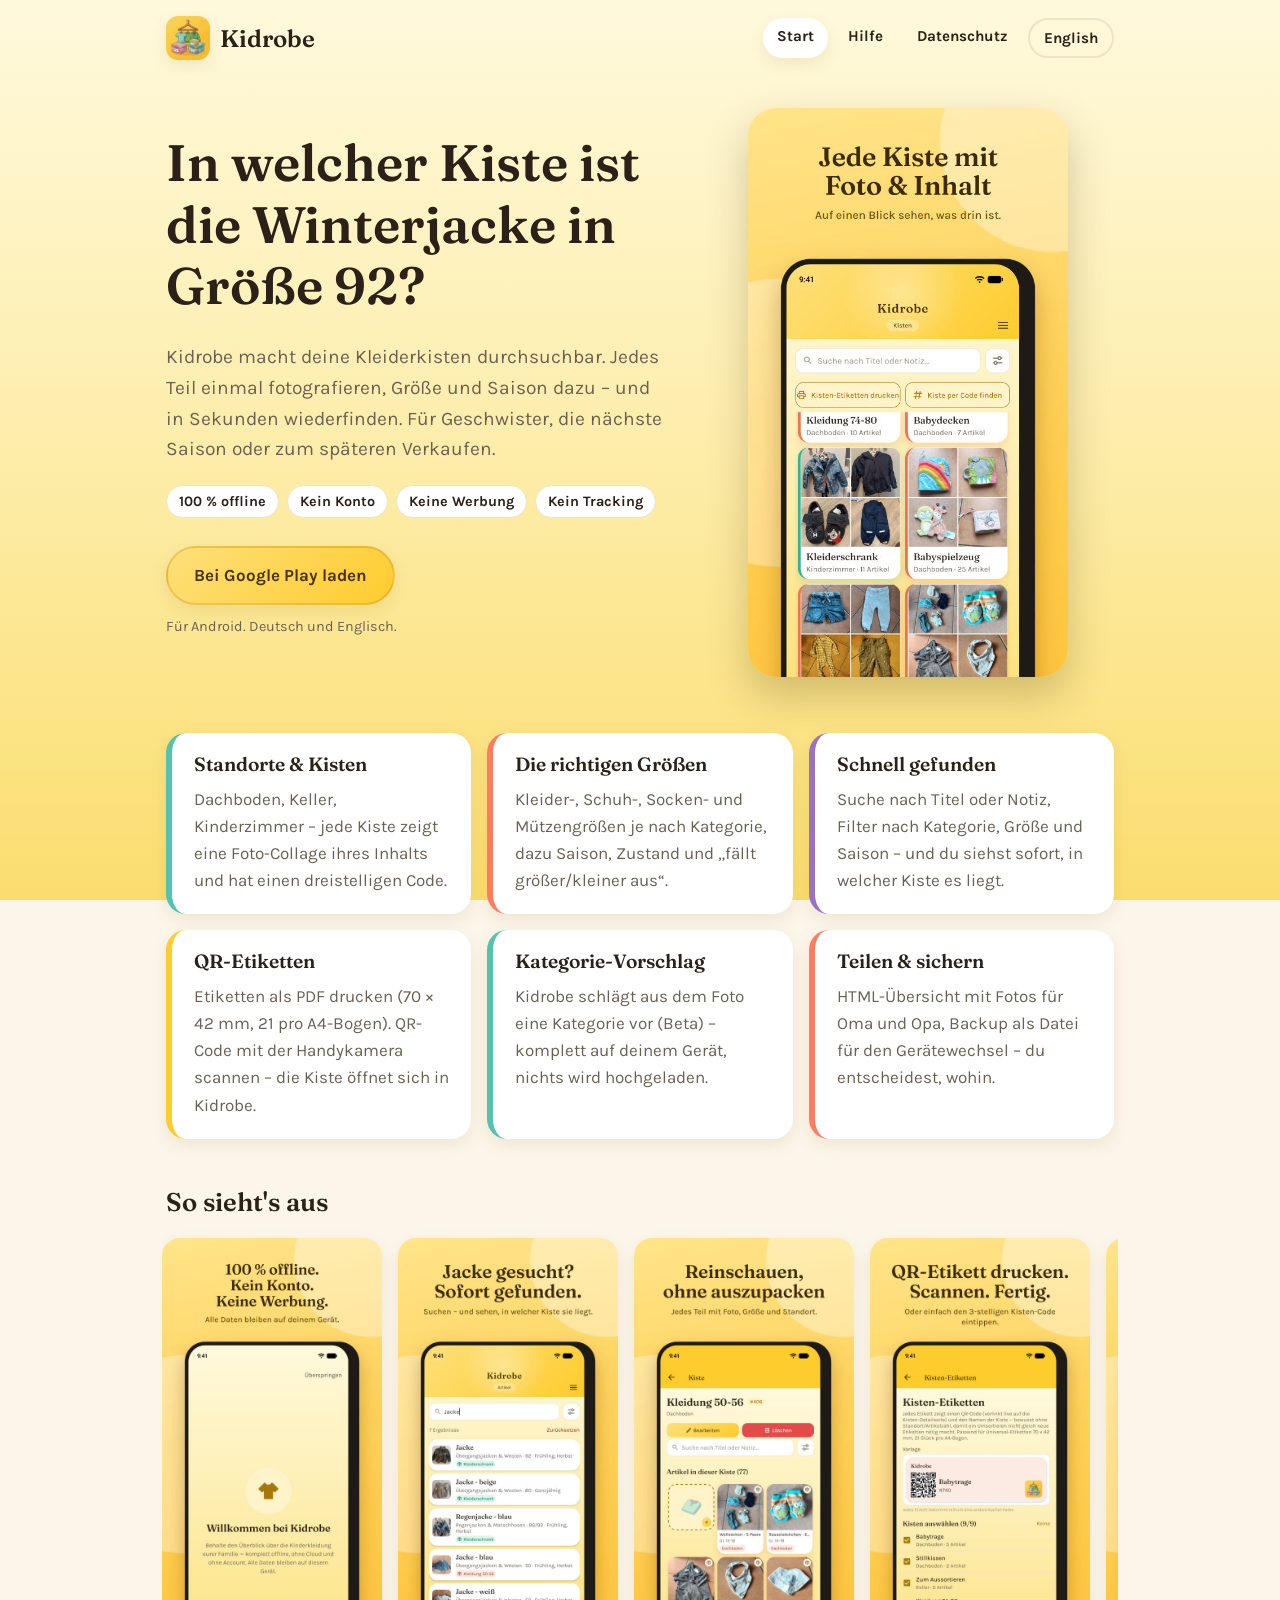
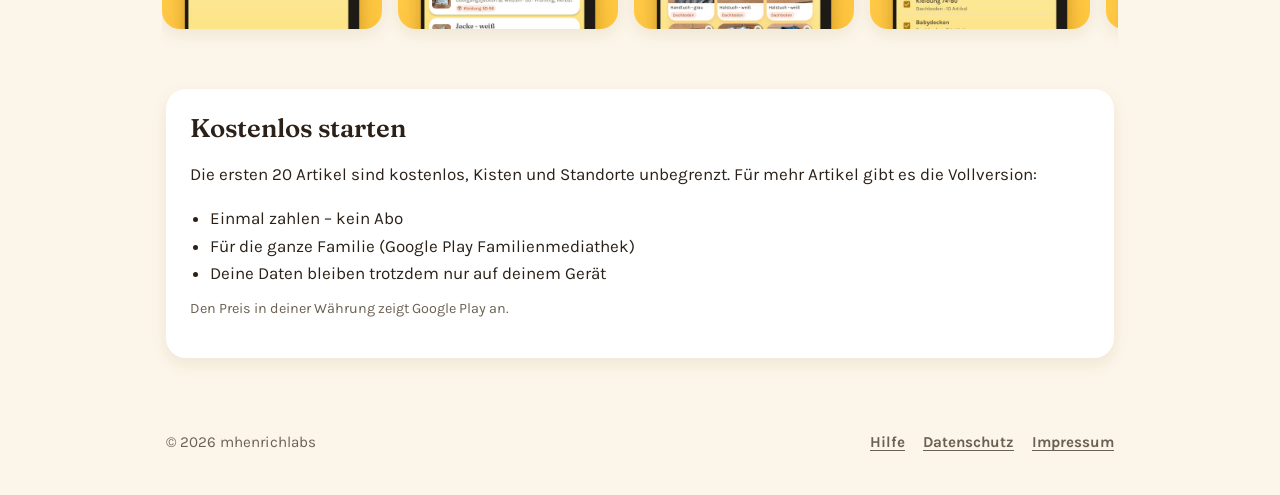
<file: index.html>
<!doctype html>
<html lang="de">
<head>
<meta charset="utf-8">
<meta name="viewport" content="width=device-width, initial-scale=1">
<title>Kidrobe – Kinderkleidung in Kisten wiederfinden</title>
<meta name="description" content="Kidrobe: Kinderkleidung in Kisten organisieren – mit Fotos, Größen, Saisons und QR-Etiketten. 100 % offline, kein Konto, keine Werbung.">
<link rel="icon" href="assets/img/favicon.png">
<link rel="alternate" hreflang="en" href="en/">
<link rel="stylesheet" href="assets/style.css">
</head>
<body>
<header class="site-header">
  <div class="wrap">
    <a class="logo" href="./"><img src="assets/img/icon-192.png" alt=""><span>Kidrobe</span></a>
    <nav class="nav">
      <a href="./" aria-current="page">Start</a>
      <a href="hilfe.html">Hilfe</a>
      <a href="datenschutz.html">Datenschutz</a>
      <a class="lang" href="en/" hreflang="en" lang="en">English</a>
    </nav>
  </div>
</header>

<main class="wrap">
  <section class="hero">
    <div>
      <h1>In welcher Kiste ist die Winterjacke in Größe 92?</h1>
      <p class="lead">Kidrobe macht deine Kleiderkisten durchsuchbar. Jedes Teil einmal fotografieren, Größe und Saison dazu – und in Sekunden wiederfinden. Für Geschwister, die nächste Saison oder zum späteren Verkaufen.</p>
      <ul class="badges">
        <li>100 % offline</li>
        <li>Kein Konto</li>
        <li>Keine Werbung</li>
        <li>Kein Tracking</li>
      </ul>
      <a class="button" href="https://play.google.com/store/apps/details?id=de.mhenrichlabs.KidRobe">Bei Google Play laden</a>
      <p class="small-note">Für Android. Deutsch und Englisch.</p>
    </div>
    <img class="hero-shot" src="assets/img/03_kisten.jpg" alt="Kidrobe: Kisten-Übersicht mit Foto-Collagen">
  </section>

  <section class="features" aria-label="Funktionen">
    <div class="card"><h3>Standorte &amp; Kisten</h3><p>Dachboden, Keller, Kinderzimmer – jede Kiste zeigt eine Foto-Collage ihres Inhalts und hat einen dreistelligen Code.</p></div>
    <div class="card"><h3>Die richtigen Größen</h3><p>Kleider-, Schuh-, Socken- und Mützengrößen je nach Kategorie, dazu Saison, Zustand und „fällt größer/kleiner aus“.</p></div>
    <div class="card"><h3>Schnell gefunden</h3><p>Suche nach Titel oder Notiz, Filter nach Kategorie, Größe und Saison – und du siehst sofort, in welcher Kiste es liegt.</p></div>
    <div class="card"><h3>QR-Etiketten</h3><p>Etiketten als PDF drucken (70 × 42 mm, 21 pro A4-Bogen). QR-Code mit der Handykamera scannen – die Kiste öffnet sich in Kidrobe.</p></div>
    <div class="card"><h3>Kategorie-Vorschlag</h3><p>Kidrobe schlägt aus dem Foto eine Kategorie vor (Beta) – komplett auf deinem Gerät, nichts wird hochgeladen.</p></div>
    <div class="card"><h3>Teilen &amp; sichern</h3><p>HTML-Übersicht mit Fotos für Oma und Opa, Backup als Datei für den Gerätewechsel – du entscheidest, wohin.</p></div>
  </section>

  <h2>So sieht's aus</h2>
  <div class="gallery">
    <img src="assets/img/01_offline.jpg" alt="100 % offline, kein Konto, keine Werbung" loading="lazy">
    <img src="assets/img/02_suche.jpg" alt="Suche nach einer Jacke mit Kisten-Angabe" loading="lazy">
    <img src="assets/img/04_kisteninhalt.jpg" alt="Inhalt einer Kiste" loading="lazy">
    <img src="assets/img/05_etiketten.jpg" alt="QR-Etiketten" loading="lazy">
    <img src="assets/img/06_filter.jpg" alt="Filter nach Saison" loading="lazy">
    <img src="assets/img/07_uebersicht.jpg" alt="Übersicht nach Kategorie und Größe" loading="lazy">
  </div>

  <section class="price-box">
    <h2 style="margin-top:0">Kostenlos starten</h2>
    <p>Die ersten 20 Artikel sind kostenlos, Kisten und Standorte unbegrenzt. Für mehr Artikel gibt es die Vollversion:</p>
    <ul>
      <li>Einmal zahlen – kein Abo</li>
      <li>Für die ganze Familie (Google Play Familienmediathek)</li>
      <li>Deine Daten bleiben trotzdem nur auf deinem Gerät</li>
    </ul>
    <p class="small-note">Den Preis in deiner Währung zeigt Google Play an.</p>
  </section>
</main>

<footer class="site-footer">
  <div class="wrap">
    <span>© 2026 mhenrichlabs</span>
    <nav>
      <a href="hilfe.html">Hilfe</a>
      <a href="datenschutz.html">Datenschutz</a>
      <a href="impressum.html">Impressum</a>
    </nav>
  </div>
</footer>
</body>
</html>
</file>
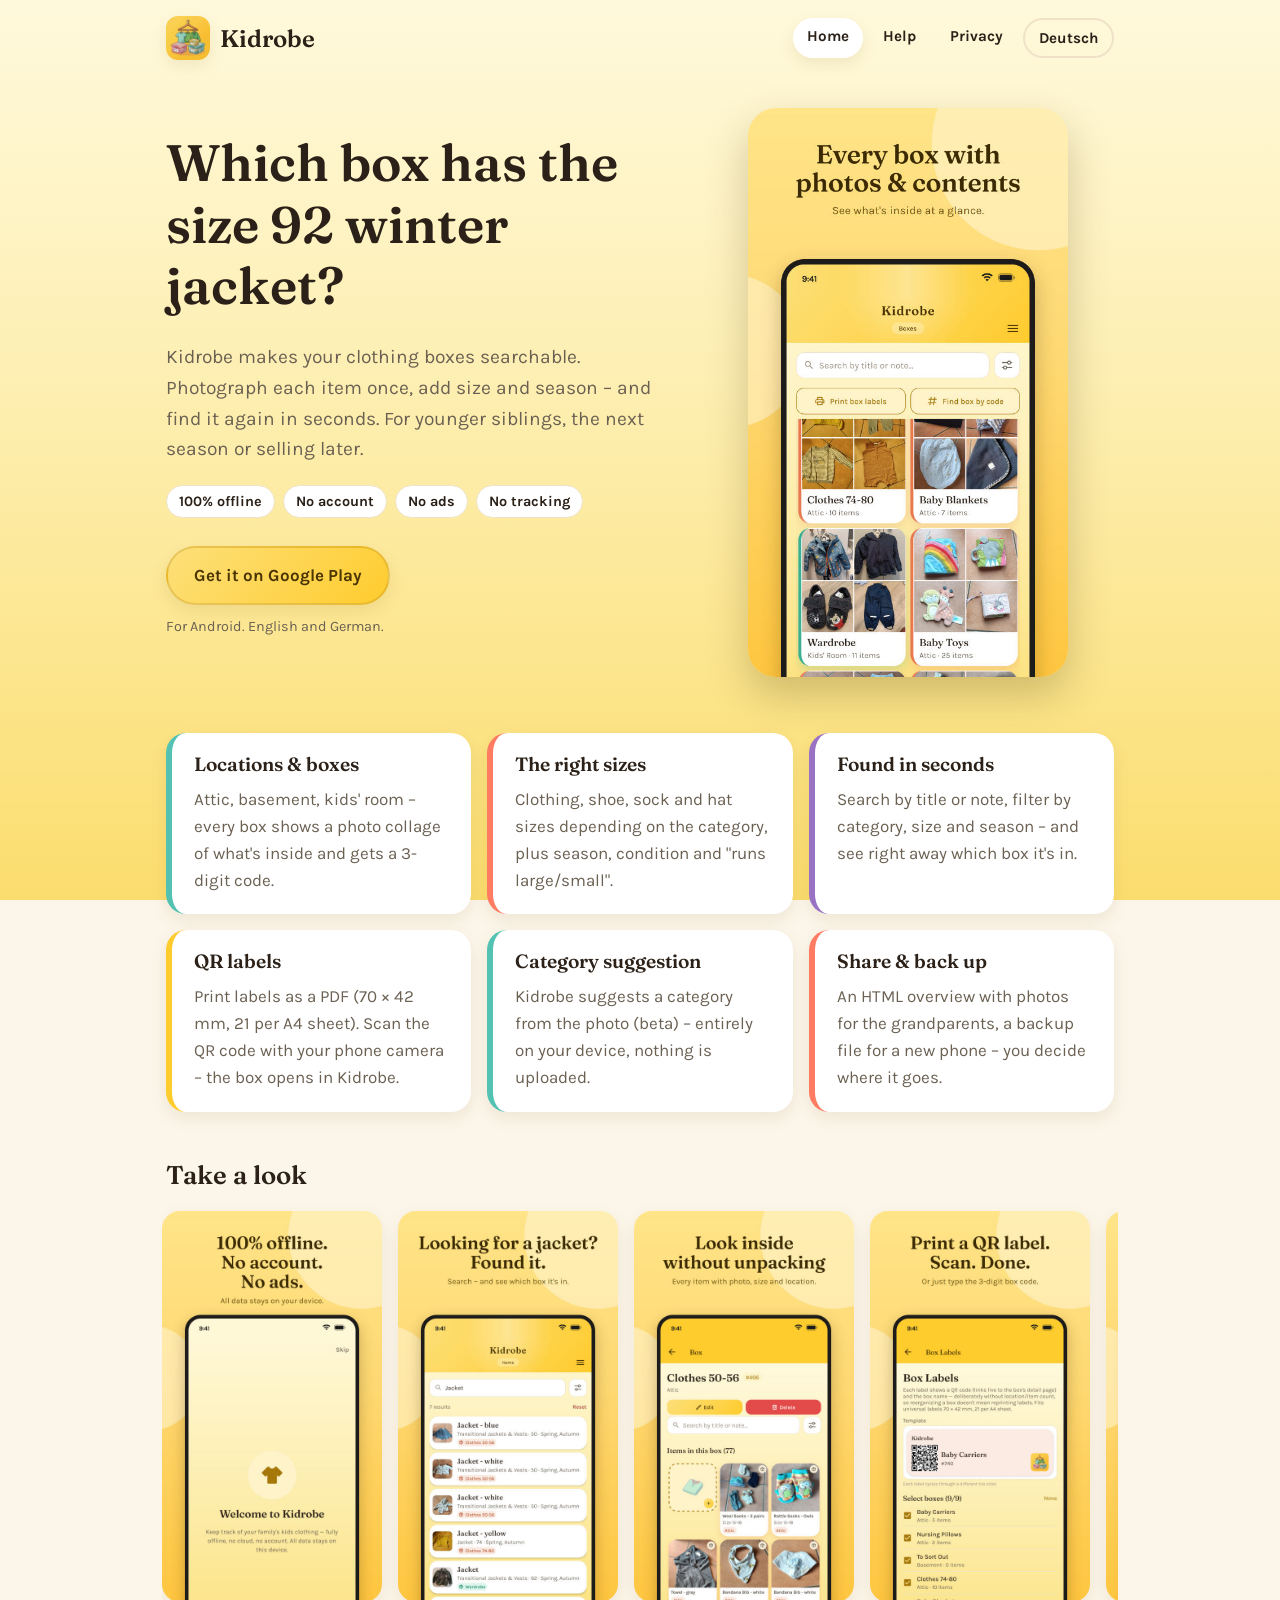
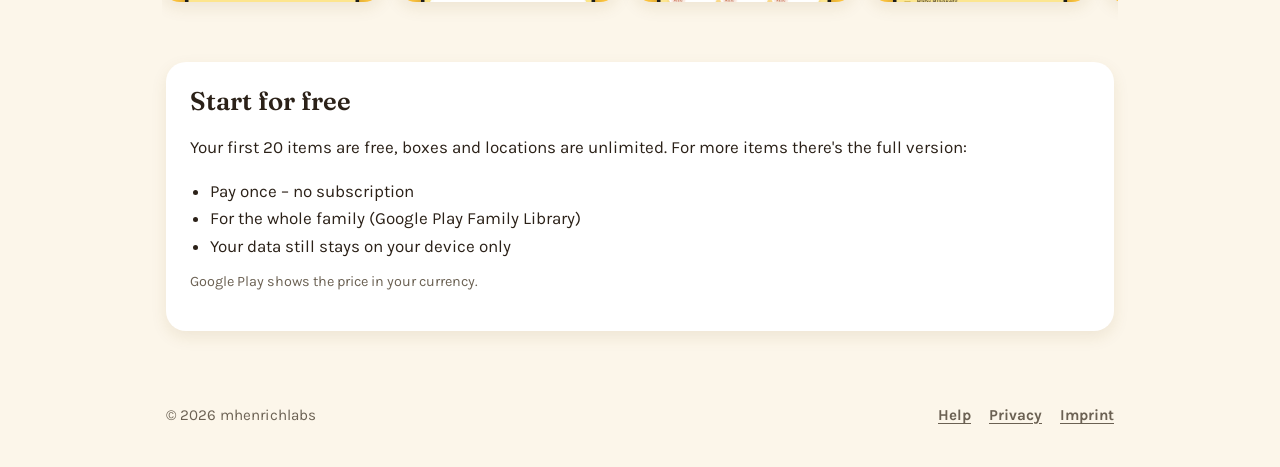
<file: en/index.html>
<!doctype html>
<html lang="en">
<head>
<meta charset="utf-8">
<meta name="viewport" content="width=device-width, initial-scale=1">
<title>Kidrobe – Find kids' clothes in your storage boxes</title>
<meta name="description" content="Kidrobe: organize kids' clothes in boxes – with photos, sizes, seasons and QR labels. 100% offline, no account, no ads.">
<link rel="icon" href="../assets/img/favicon.png">
<link rel="alternate" hreflang="de" href="../">
<link rel="stylesheet" href="../assets/style.css">
</head>
<body>
<header class="site-header">
  <div class="wrap">
    <a class="logo" href="./"><img src="../assets/img/icon-192.png" alt=""><span>Kidrobe</span></a>
    <nav class="nav">
      <a href="./" aria-current="page">Home</a>
      <a href="help.html">Help</a>
      <a href="privacy.html">Privacy</a>
      <a class="lang" href="../" hreflang="de" lang="de">Deutsch</a>
    </nav>
  </div>
</header>

<main class="wrap">
  <section class="hero">
    <div>
      <h1>Which box has the size 92 winter jacket?</h1>
      <p class="lead">Kidrobe makes your clothing boxes searchable. Photograph each item once, add size and season – and find it again in seconds. For younger siblings, the next season or selling later.</p>
      <ul class="badges">
        <li>100% offline</li>
        <li>No account</li>
        <li>No ads</li>
        <li>No tracking</li>
      </ul>
      <a class="button" href="https://play.google.com/store/apps/details?id=de.mhenrichlabs.KidRobe">Get it on Google Play</a>
      <p class="small-note">For Android. English and German.</p>
    </div>
    <img class="hero-shot" src="../assets/img/en/03_boxes.jpg" alt="Kidrobe: box overview with photo collages">
  </section>

  <section class="features" aria-label="Features">
    <div class="card"><h3>Locations &amp; boxes</h3><p>Attic, basement, kids' room – every box shows a photo collage of what's inside and gets a 3-digit code.</p></div>
    <div class="card"><h3>The right sizes</h3><p>Clothing, shoe, sock and hat sizes depending on the category, plus season, condition and "runs large/small".</p></div>
    <div class="card"><h3>Found in seconds</h3><p>Search by title or note, filter by category, size and season – and see right away which box it's in.</p></div>
    <div class="card"><h3>QR labels</h3><p>Print labels as a PDF (70 × 42 mm, 21 per A4 sheet). Scan the QR code with your phone camera – the box opens in Kidrobe.</p></div>
    <div class="card"><h3>Category suggestion</h3><p>Kidrobe suggests a category from the photo (beta) – entirely on your device, nothing is uploaded.</p></div>
    <div class="card"><h3>Share &amp; back up</h3><p>An HTML overview with photos for the grandparents, a backup file for a new phone – you decide where it goes.</p></div>
  </section>

  <h2>Take a look</h2>
  <div class="gallery">
    <img src="../assets/img/en/01_offline.jpg" alt="100% offline, no account, no ads" loading="lazy">
    <img src="../assets/img/en/02_search.jpg" alt="Searching for a jacket shows its box" loading="lazy">
    <img src="../assets/img/en/04_box_contents.jpg" alt="Contents of a box" loading="lazy">
    <img src="../assets/img/en/05_labels.jpg" alt="QR labels" loading="lazy">
    <img src="../assets/img/en/06_filter.jpg" alt="Filter by season" loading="lazy">
    <img src="../assets/img/en/07_overview.jpg" alt="Overview by category and size" loading="lazy">
  </div>

  <section class="price-box">
    <h2 style="margin-top:0">Start for free</h2>
    <p>Your first 20 items are free, boxes and locations are unlimited. For more items there's the full version:</p>
    <ul>
      <li>Pay once – no subscription</li>
      <li>For the whole family (Google Play Family Library)</li>
      <li>Your data still stays on your device only</li>
    </ul>
    <p class="small-note">Google Play shows the price in your currency.</p>
  </section>
</main>

<footer class="site-footer">
  <div class="wrap">
    <span>© 2026 mhenrichlabs</span>
    <nav>
      <a href="help.html">Help</a>
      <a href="privacy.html">Privacy</a>
      <a href="imprint.html">Imprint</a>
    </nav>
  </div>
</footer>
</body>
</html>
</file>
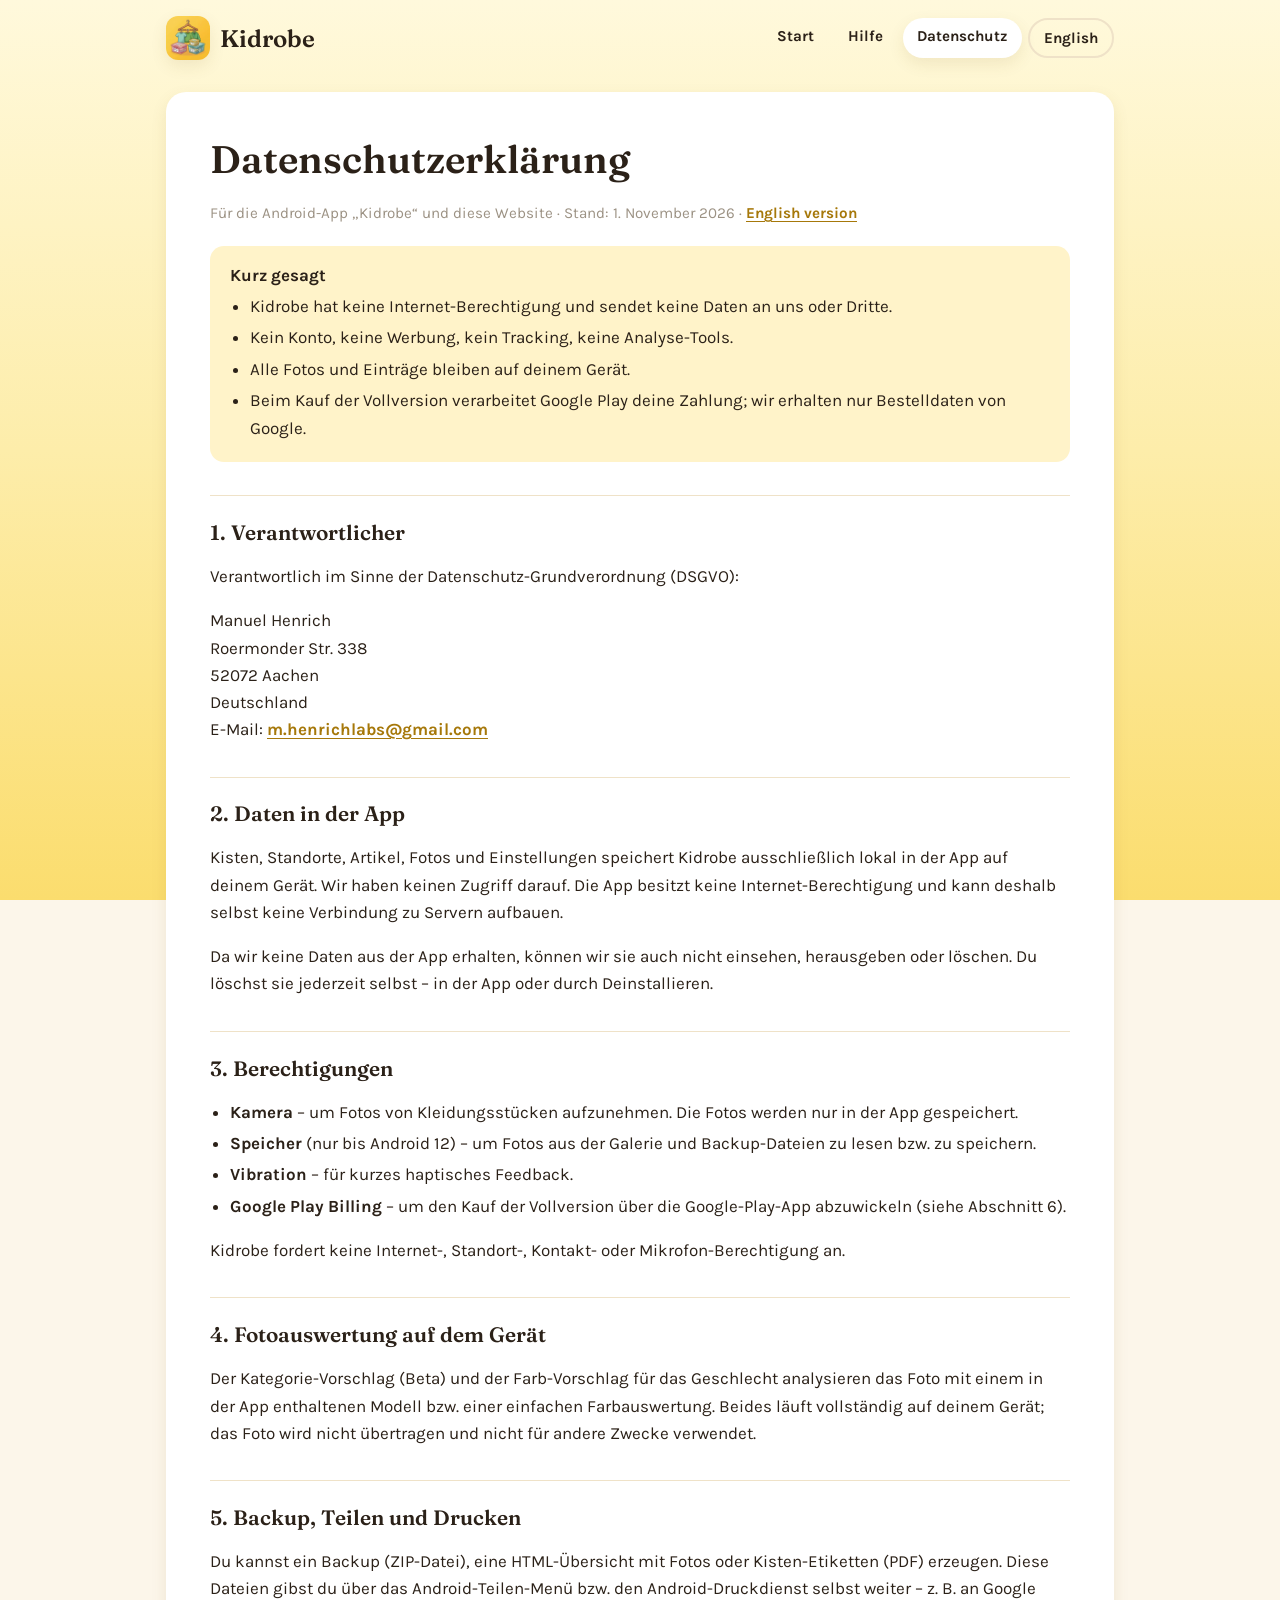
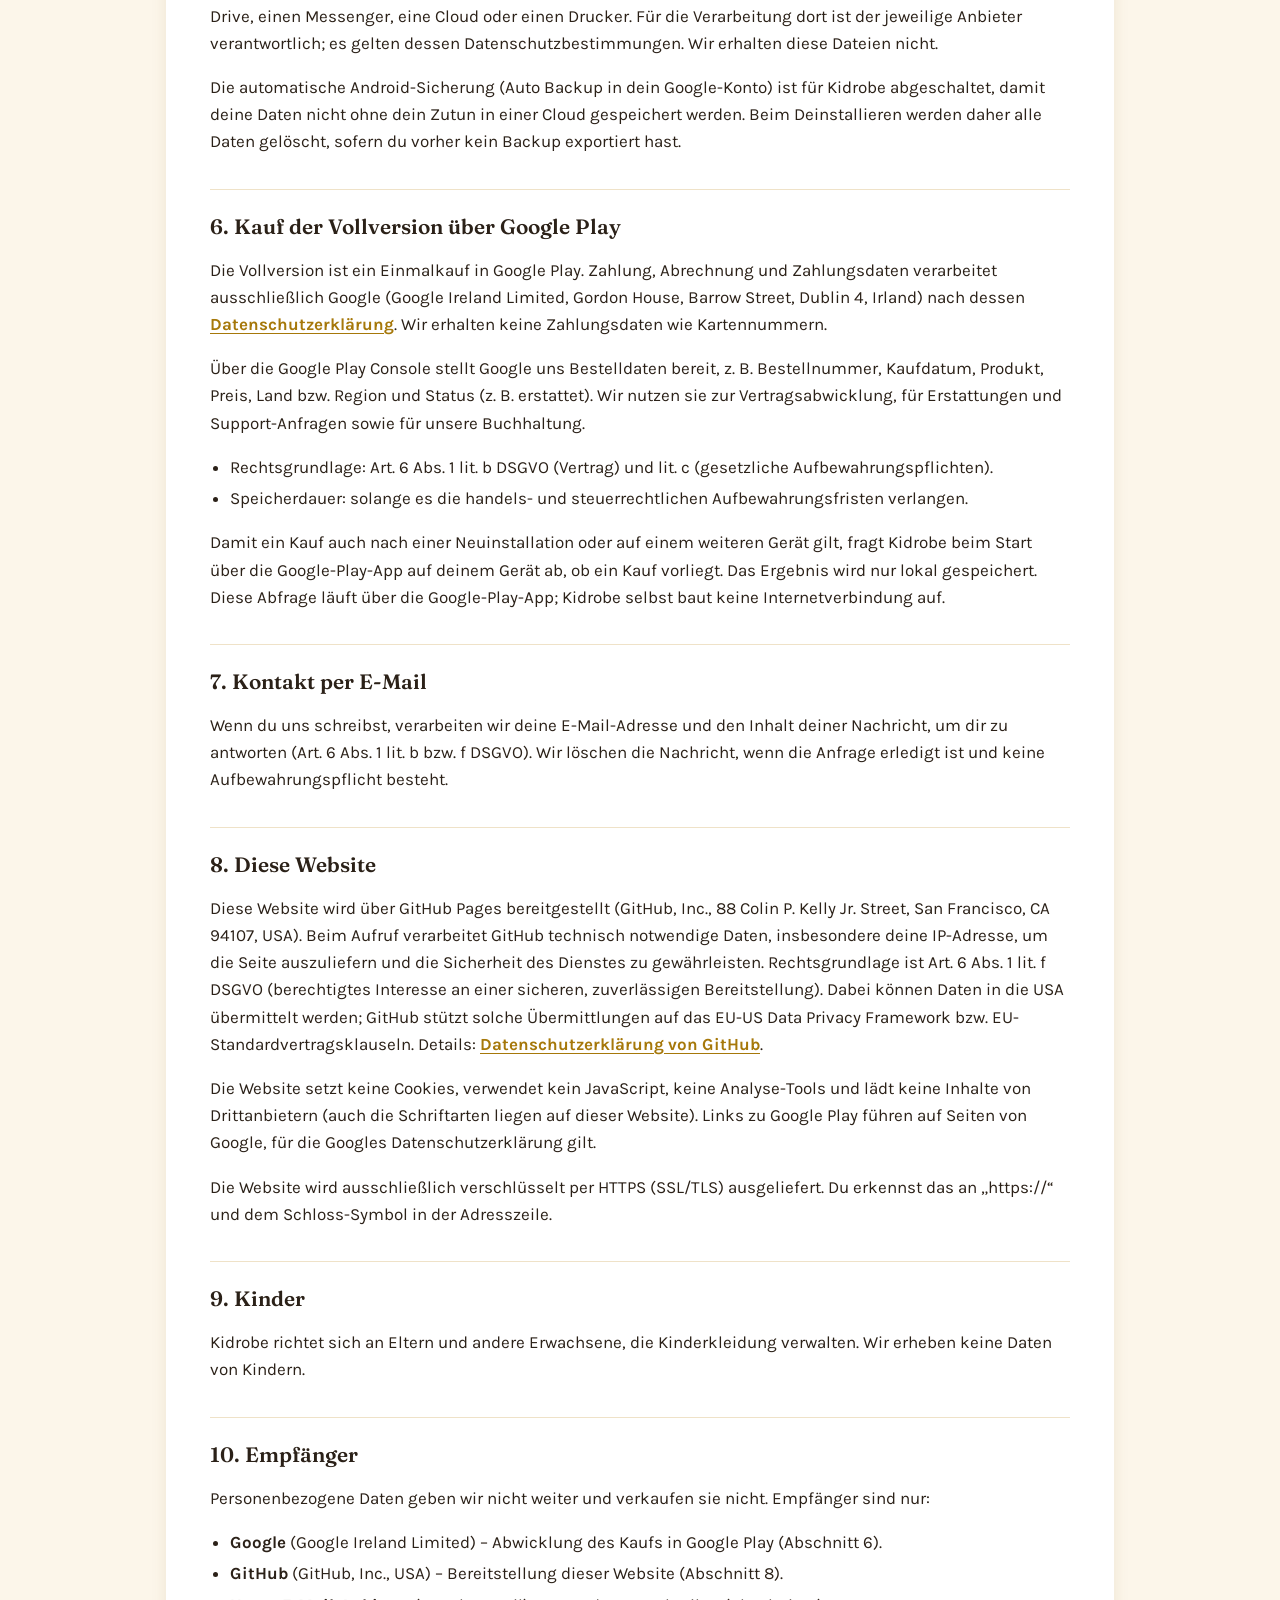
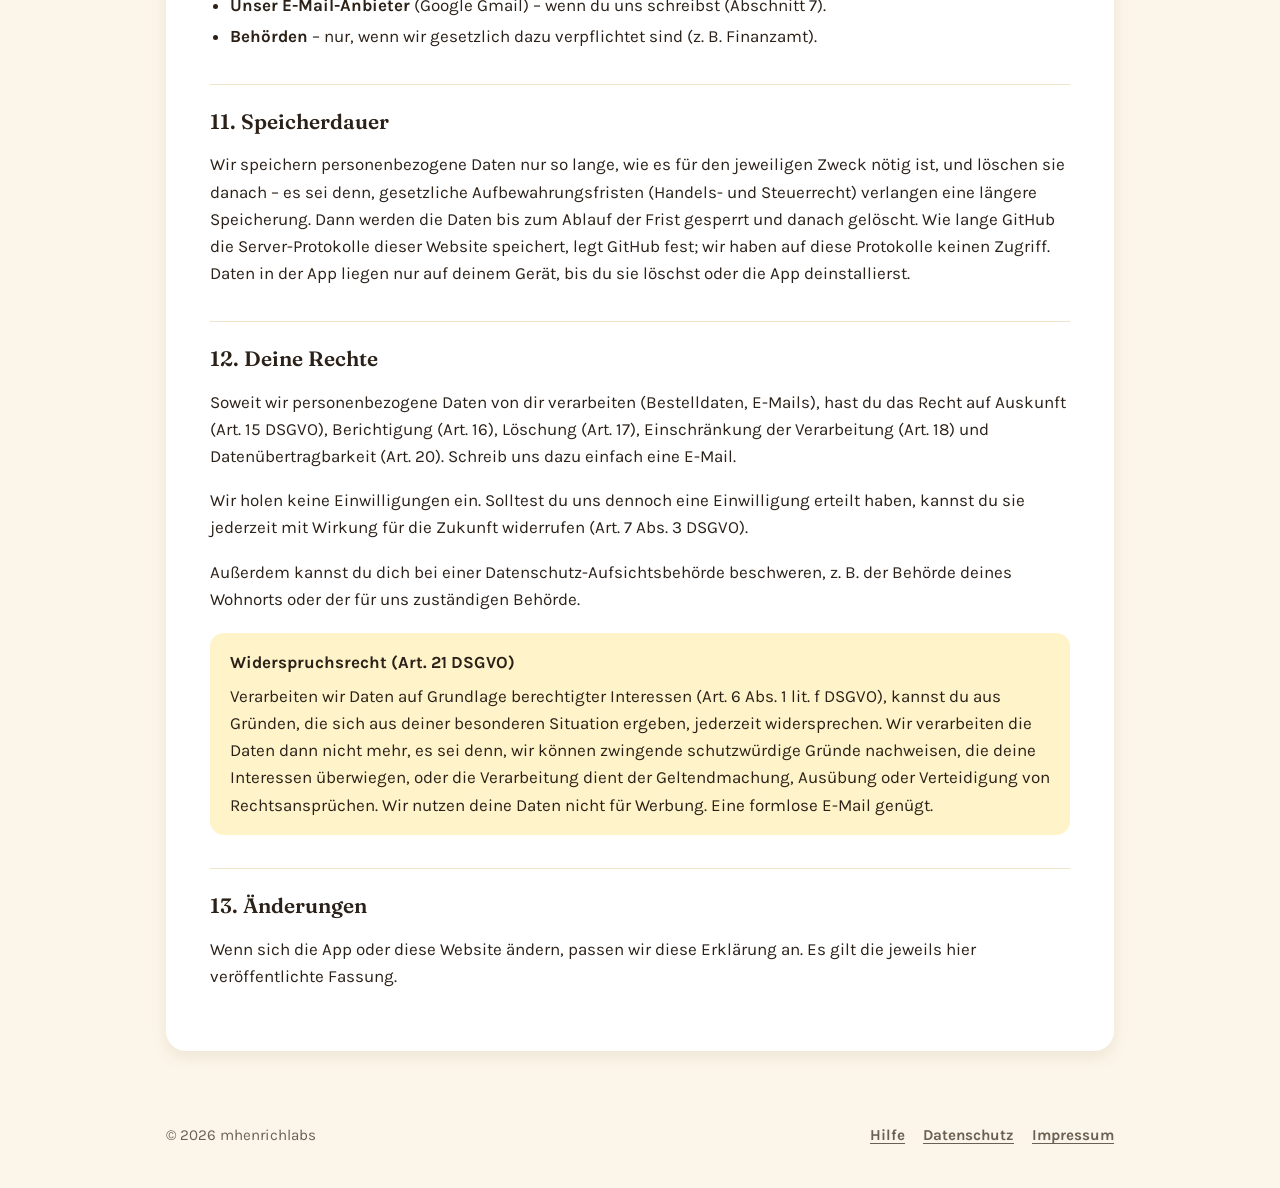
<file: datenschutz.html>
<!doctype html>
<html lang="de">
<head>
<meta charset="utf-8">
<meta name="viewport" content="width=device-width, initial-scale=1">
<title>Datenschutz – Kidrobe</title>
<meta name="description" content="Datenschutzerklärung für die App Kidrobe und diese Website.">
<link rel="icon" href="assets/img/favicon.png">
<link rel="alternate" hreflang="en" href="en/privacy.html">
<link rel="stylesheet" href="assets/style.css">
</head>
<body>
<header class="site-header">
  <div class="wrap">
    <a class="logo" href="./"><img src="assets/img/icon-192.png" alt=""><span>Kidrobe</span></a>
    <nav class="nav">
      <a href="./">Start</a>
      <a href="hilfe.html">Hilfe</a>
      <a href="datenschutz.html" aria-current="page">Datenschutz</a>
      <a class="lang" href="en/privacy.html" hreflang="en" lang="en">English</a>
    </nav>
  </div>
</header>

<main class="wrap">
  <article class="doc">
    <h1>Datenschutzerklärung</h1>
    <p class="meta">Für die Android-App „Kidrobe“ und diese Website · Stand: 1. November 2026 · <a href="en/privacy.html" hreflang="en" lang="en">English version</a></p>

    <div class="summary">
      <b>Kurz gesagt</b>
      <ul>
        <li>Kidrobe hat keine Internet-Berechtigung und sendet keine Daten an uns oder Dritte.</li>
        <li>Kein Konto, keine Werbung, kein Tracking, keine Analyse-Tools.</li>
        <li>Alle Fotos und Einträge bleiben auf deinem Gerät.</li>
        <li>Beim Kauf der Vollversion verarbeitet Google Play deine Zahlung; wir erhalten nur Bestelldaten von Google.</li>
      </ul>
    </div>

    <h2>1. Verantwortlicher</h2>
    <p>Verantwortlich im Sinne der Datenschutz-Grundverordnung (DSGVO):</p>
    <address>Manuel Henrich<br>Roermonder Str. 338<br>52072 Aachen<br>Deutschland<br>E-Mail: <a href="mailto:m.henrichlabs@gmail.com">m.henrichlabs@gmail.com</a></address>

    <h2>2. Daten in der App</h2>
    <p>Kisten, Standorte, Artikel, Fotos und Einstellungen speichert Kidrobe ausschließlich lokal in der App auf deinem Gerät. Wir haben keinen Zugriff darauf. Die App besitzt keine Internet-Berechtigung und kann deshalb selbst keine Verbindung zu Servern aufbauen.</p>
    <p>Da wir keine Daten aus der App erhalten, können wir sie auch nicht einsehen, herausgeben oder löschen. Du löschst sie jederzeit selbst – in der App oder durch Deinstallieren.</p>

    <h2>3. Berechtigungen</h2>
    <ul>
      <li><b>Kamera</b> – um Fotos von Kleidungsstücken aufzunehmen. Die Fotos werden nur in der App gespeichert.</li>
      <li><b>Speicher</b> (nur bis Android 12) – um Fotos aus der Galerie und Backup-Dateien zu lesen bzw. zu speichern.</li>
      <li><b>Vibration</b> – für kurzes haptisches Feedback.</li>
      <li><b>Google Play Billing</b> – um den Kauf der Vollversion über die Google-Play-App abzuwickeln (siehe Abschnitt 6).</li>
    </ul>
    <p>Kidrobe fordert keine Internet-, Standort-, Kontakt- oder Mikrofon-Berechtigung an.</p>

    <h2>4. Fotoauswertung auf dem Gerät</h2>
    <p>Der Kategorie-Vorschlag (Beta) und der Farb-Vorschlag für das Geschlecht analysieren das Foto mit einem in der App enthaltenen Modell bzw. einer einfachen Farbauswertung. Beides läuft vollständig auf deinem Gerät; das Foto wird nicht übertragen und nicht für andere Zwecke verwendet.</p>

    <h2>5. Backup, Teilen und Drucken</h2>
    <p>Du kannst ein Backup (ZIP-Datei), eine HTML-Übersicht mit Fotos oder Kisten-Etiketten (PDF) erzeugen. Diese Dateien gibst du über das Android-Teilen-Menü bzw. den Android-Druckdienst selbst weiter – z. B. an Google Drive, einen Messenger, eine Cloud oder einen Drucker. Für die Verarbeitung dort ist der jeweilige Anbieter verantwortlich; es gelten dessen Datenschutzbestimmungen. Wir erhalten diese Dateien nicht.</p>
    <p>Die automatische Android-Sicherung (Auto Backup in dein Google-Konto) ist für Kidrobe abgeschaltet, damit deine Daten nicht ohne dein Zutun in einer Cloud gespeichert werden. Beim Deinstallieren werden daher alle Daten gelöscht, sofern du vorher kein Backup exportiert hast.</p>

    <h2>6. Kauf der Vollversion über Google Play</h2>
    <p>Die Vollversion ist ein Einmalkauf in Google Play. Zahlung, Abrechnung und Zahlungsdaten verarbeitet ausschließlich Google (Google Ireland Limited, Gordon House, Barrow Street, Dublin 4, Irland) nach dessen <a href="https://policies.google.com/privacy">Datenschutzerklärung</a>. Wir erhalten keine Zahlungsdaten wie Kartennummern.</p>
    <p>Über die Google Play Console stellt Google uns Bestelldaten bereit, z. B. Bestellnummer, Kaufdatum, Produkt, Preis, Land bzw. Region und Status (z. B. erstattet). Wir nutzen sie zur Vertragsabwicklung, für Erstattungen und Support-Anfragen sowie für unsere Buchhaltung.</p>
    <ul>
      <li>Rechtsgrundlage: Art. 6 Abs. 1 lit. b DSGVO (Vertrag) und lit. c (gesetzliche Aufbewahrungspflichten).</li>
      <li>Speicherdauer: solange es die handels- und steuerrechtlichen Aufbewahrungsfristen verlangen.</li>
    </ul>
    <p>Damit ein Kauf auch nach einer Neuinstallation oder auf einem weiteren Gerät gilt, fragt Kidrobe beim Start über die Google-Play-App auf deinem Gerät ab, ob ein Kauf vorliegt. Das Ergebnis wird nur lokal gespeichert. Diese Abfrage läuft über die Google-Play-App; Kidrobe selbst baut keine Internetverbindung auf.</p>

    <h2>7. Kontakt per E-Mail</h2>
    <p>Wenn du uns schreibst, verarbeiten wir deine E-Mail-Adresse und den Inhalt deiner Nachricht, um dir zu antworten (Art. 6 Abs. 1 lit. b bzw. f DSGVO). Wir löschen die Nachricht, wenn die Anfrage erledigt ist und keine Aufbewahrungspflicht besteht.</p>

    <h2>8. Diese Website</h2>
    <p>Diese Website wird über GitHub Pages bereitgestellt (GitHub, Inc., 88 Colin P. Kelly Jr. Street, San Francisco, CA 94107, USA). Beim Aufruf verarbeitet GitHub technisch notwendige Daten, insbesondere deine IP-Adresse, um die Seite auszuliefern und die Sicherheit des Dienstes zu gewährleisten. Rechtsgrundlage ist Art. 6 Abs. 1 lit. f DSGVO (berechtigtes Interesse an einer sicheren, zuverlässigen Bereitstellung). Dabei können Daten in die USA übermittelt werden; GitHub stützt solche Übermittlungen auf das EU-US Data Privacy Framework bzw. EU-Standardvertragsklauseln. Details: <a href="https://docs.github.com/de/site-policy/privacy-policies/github-general-privacy-statement">Datenschutzerklärung von GitHub</a>.</p>
    <p>Die Website setzt keine Cookies, verwendet kein JavaScript, keine Analyse-Tools und lädt keine Inhalte von Drittanbietern (auch die Schriftarten liegen auf dieser Website). Links zu Google Play führen auf Seiten von Google, für die Googles Datenschutzerklärung gilt.</p>
    <p>Die Website wird ausschließlich verschlüsselt per HTTPS (SSL/TLS) ausgeliefert. Du erkennst das an „https://“ und dem Schloss-Symbol in der Adresszeile.</p>

    <h2>9. Kinder</h2>
    <p>Kidrobe richtet sich an Eltern und andere Erwachsene, die Kinderkleidung verwalten. Wir erheben keine Daten von Kindern.</p>

    <h2>10. Empfänger</h2>
    <p>Personenbezogene Daten geben wir nicht weiter und verkaufen sie nicht. Empfänger sind nur:</p>
    <ul>
      <li><b>Google</b> (Google Ireland Limited) – Abwicklung des Kaufs in Google Play (Abschnitt 6).</li>
      <li><b>GitHub</b> (GitHub, Inc., USA) – Bereitstellung dieser Website (Abschnitt 8).</li>
      <li><b>Unser E-Mail-Anbieter</b> (Google Gmail) – wenn du uns schreibst (Abschnitt 7).</li>
      <li><b>Behörden</b> – nur, wenn wir gesetzlich dazu verpflichtet sind (z. B. Finanzamt).</li>
    </ul>

    <h2>11. Speicherdauer</h2>
    <p>Wir speichern personenbezogene Daten nur so lange, wie es für den jeweiligen Zweck nötig ist, und löschen sie danach – es sei denn, gesetzliche Aufbewahrungsfristen (Handels- und Steuerrecht) verlangen eine längere Speicherung. Dann werden die Daten bis zum Ablauf der Frist gesperrt und danach gelöscht. Wie lange GitHub die Server-Protokolle dieser Website speichert, legt GitHub fest; wir haben auf diese Protokolle keinen Zugriff. Daten in der App liegen nur auf deinem Gerät, bis du sie löschst oder die App deinstallierst.</p>

    <h2>12. Deine Rechte</h2>
    <p>Soweit wir personenbezogene Daten von dir verarbeiten (Bestelldaten, E-Mails), hast du das Recht auf Auskunft (Art. 15 DSGVO), Berichtigung (Art. 16), Löschung (Art. 17), Einschränkung der Verarbeitung (Art. 18) und Datenübertragbarkeit (Art. 20). Schreib uns dazu einfach eine E-Mail.</p>
    <p>Wir holen keine Einwilligungen ein. Solltest du uns dennoch eine Einwilligung erteilt haben, kannst du sie jederzeit mit Wirkung für die Zukunft widerrufen (Art. 7 Abs. 3 DSGVO).</p>
    <p>Außerdem kannst du dich bei einer Datenschutz-Aufsichtsbehörde beschweren, z. B. der Behörde deines Wohnorts oder der für uns zuständigen Behörde.</p>
    <div class="summary">
      <b>Widerspruchsrecht (Art. 21 DSGVO)</b>
      <p style="margin:.4em 0 0">Verarbeiten wir Daten auf Grundlage berechtigter Interessen (Art. 6 Abs. 1 lit. f DSGVO), kannst du aus Gründen, die sich aus deiner besonderen Situation ergeben, jederzeit widersprechen. Wir verarbeiten die Daten dann nicht mehr, es sei denn, wir können zwingende schutzwürdige Gründe nachweisen, die deine Interessen überwiegen, oder die Verarbeitung dient der Geltendmachung, Ausübung oder Verteidigung von Rechtsansprüchen. Wir nutzen deine Daten nicht für Werbung. Eine formlose E-Mail genügt.</p>
    </div>

    <h2>13. Änderungen</h2>
    <p>Wenn sich die App oder diese Website ändern, passen wir diese Erklärung an. Es gilt die jeweils hier veröffentlichte Fassung.</p>
  </article>
</main>

<footer class="site-footer">
  <div class="wrap">
    <span>© 2026 mhenrichlabs</span>
    <nav>
      <a href="hilfe.html">Hilfe</a>
      <a href="datenschutz.html">Datenschutz</a>
      <a href="impressum.html">Impressum</a>
    </nav>
  </div>
</footer>
</body>
</html>
</file>
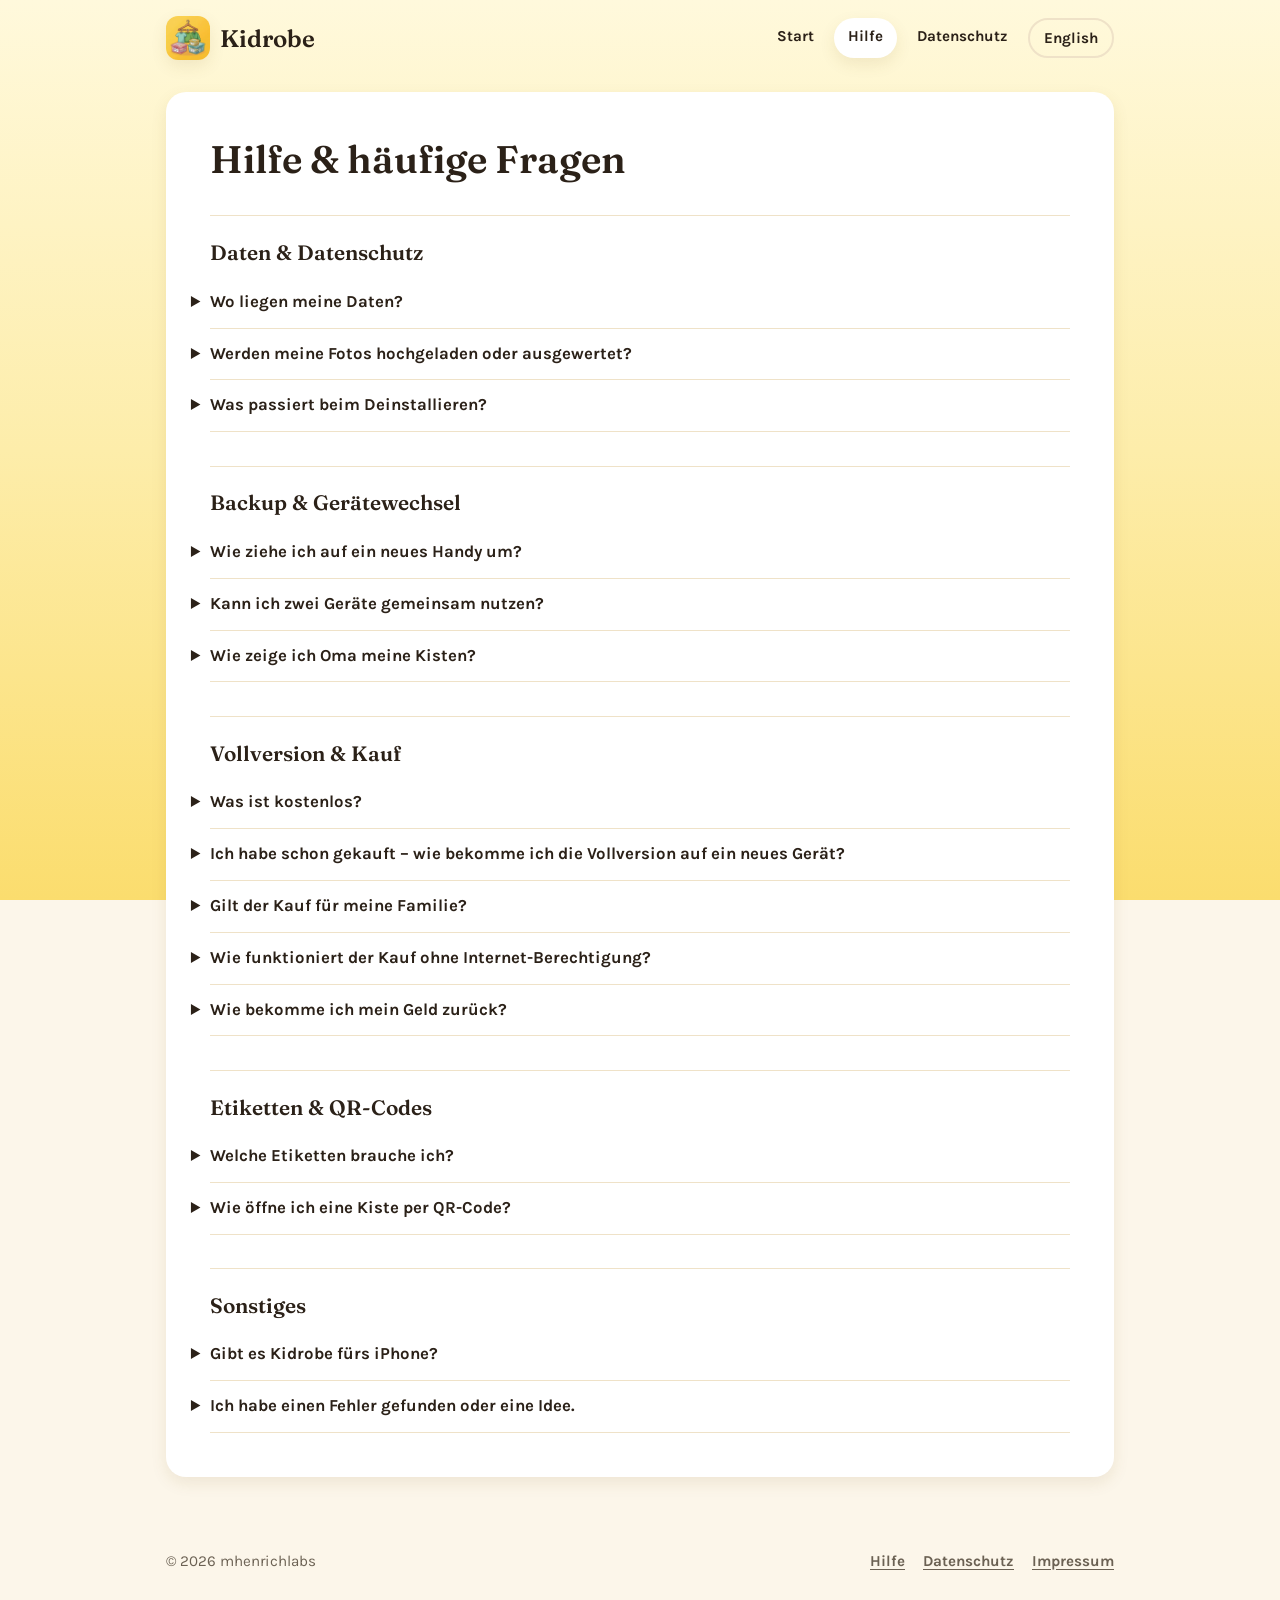
<file: hilfe.html>
<!doctype html>
<html lang="de">
<head>
<meta charset="utf-8">
<meta name="viewport" content="width=device-width, initial-scale=1">
<title>Hilfe – Kidrobe</title>
<meta name="description" content="Häufige Fragen zu Kidrobe: Backup, Gerätewechsel, Vollversion, Etiketten.">
<link rel="icon" href="assets/img/favicon.png">
<link rel="alternate" hreflang="en" href="en/help.html">
<link rel="stylesheet" href="assets/style.css">
</head>
<body>
<header class="site-header">
  <div class="wrap">
    <a class="logo" href="./"><img src="assets/img/icon-192.png" alt=""><span>Kidrobe</span></a>
    <nav class="nav">
      <a href="./">Start</a>
      <a href="hilfe.html" aria-current="page">Hilfe</a>
      <a href="datenschutz.html">Datenschutz</a>
      <a class="lang" href="en/help.html" hreflang="en" lang="en">English</a>
    </nav>
  </div>
</header>

<main class="wrap">
  <article class="doc">
    <h1>Hilfe &amp; häufige Fragen</h1>

    <h2>Daten &amp; Datenschutz</h2>
    <details>
      <summary>Wo liegen meine Daten?</summary>
      <p>Ausschließlich auf deinem Gerät. Kidrobe hat keine Internet-Berechtigung, kein Konto und keinen Server. Fotos, Kisten und Artikel verlassen das Gerät nur, wenn du selbst ein Backup oder eine Übersicht teilst.</p>
    </details>
    <details>
      <summary>Werden meine Fotos hochgeladen oder ausgewertet?</summary>
      <p>Nein. Der Kategorie-Vorschlag und der Farb-Vorschlag laufen vollständig auf deinem Gerät. Es wird nichts übertragen.</p>
    </details>
    <details>
      <summary>Was passiert beim Deinstallieren?</summary>
      <p>Alle Daten werden gelöscht. Kidrobe nutzt bewusst kein automatisches Google-Backup, damit deine Daten nicht unbemerkt in einer Cloud landen. Exportiere vorher ein Backup (siehe unten).</p>
    </details>

    <h2>Backup &amp; Gerätewechsel</h2>
    <details>
      <summary>Wie ziehe ich auf ein neues Handy um?</summary>
      <ul>
        <li>Altes Gerät: Menü › Backup › <b>Backup exportieren</b>. Die ZIP-Datei speichern oder teilen (z. B. Google Drive, Nextcloud, USB-Kabel).</li>
        <li>Neues Gerät: Kidrobe installieren, Menü › Backup › <b>Backup importieren</b> und die Datei wählen.</li>
      </ul>
      <p>Vorhandene Daten werden zusammengeführt, nicht überschrieben – neuere Einträge haben Vorrang.</p>
    </details>
    <details>
      <summary>Kann ich zwei Geräte gemeinsam nutzen?</summary>
      <p>Eine automatische Synchronisierung gibt es nicht (dafür bräuchte die App Internet). Du kannst aber ein Backup von einem Gerät auf dem anderen importieren – Änderungen werden zusammengeführt.</p>
    </details>
    <details>
      <summary>Wie zeige ich Oma meine Kisten?</summary>
      <p>Menü › Backup › <b>Übersicht teilen</b> erzeugt eine HTML-Datei mit Fotos. Sie lässt sich auf jedem Handy oder Computer im Browser öffnen – ohne App.</p>
    </details>

    <h2>Vollversion &amp; Kauf</h2>
    <details>
      <summary>Was ist kostenlos?</summary>
      <p>Die ersten 20 Artikel. Kisten und Standorte sind unbegrenzt. Die Vollversion schaltet unbegrenzt viele Artikel frei – einmal zahlen, kein Abo.</p>
    </details>
    <details>
      <summary>Ich habe schon gekauft – wie bekomme ich die Vollversion auf ein neues Gerät?</summary>
      <p>Melde dich in Google Play mit demselben Konto an. Meist wird der Kauf beim Start automatisch erkannt. Falls nicht: Einstellungen › <b>Vollversion freischalten</b> › <b>Kauf wiederherstellen</b> › <b>Bei Google Play prüfen</b>. Hast du schon gekauft, wird nichts berechnet.</p>
    </details>
    <details>
      <summary>Gilt der Kauf für meine Familie?</summary>
      <p>Ja, die Vollversion ist für die Google Play Familienmediathek freigegeben.</p>
    </details>
    <details>
      <summary>Wie funktioniert der Kauf ohne Internet-Berechtigung?</summary>
      <p>Der Kauf läuft über die Google-Play-App auf deinem Gerät. Kidrobe selbst baut keine Verbindung ins Internet auf.</p>
    </details>
    <details>
      <summary>Wie bekomme ich mein Geld zurück?</summary>
      <p>Erstattungen laufen über Google Play (play.google.com › Bestellverlauf). Du kannst dich auch per E-Mail an mich wenden.</p>
    </details>

    <h2>Etiketten &amp; QR-Codes</h2>
    <details>
      <summary>Welche Etiketten brauche ich?</summary>
      <p>Universal-Etiketten 70 × 42 mm, 21 Stück pro A4-Bogen. In Kidrobe: Kisten-Ansicht › <b>Kisten-Etiketten drucken</b>, Kisten auswählen, drucken oder als PDF speichern.</p>
    </details>
    <details>
      <summary>Wie öffne ich eine Kiste per QR-Code?</summary>
      <p>Einfach mit der normalen Handykamera scannen – die Kiste öffnet sich direkt in Kidrobe. Ohne Etikett: <b>Kiste per Code finden</b> und den dreistelligen Code eingeben.</p>
    </details>

    <h2>Sonstiges</h2>
    <details>
      <summary>Gibt es Kidrobe fürs iPhone?</summary>
      <p>Im Moment nur für Android. Die geteilte HTML-Übersicht lässt sich aber auch auf dem iPhone öffnen.</p>
    </details>
    <details>
      <summary>Ich habe einen Fehler gefunden oder eine Idee.</summary>
      <p>Schreib mir gern: <a href="mailto:m.henrichlabs@gmail.com">m.henrichlabs@gmail.com</a></p>
    </details>
  </article>
</main>

<footer class="site-footer">
  <div class="wrap">
    <span>© 2026 mhenrichlabs</span>
    <nav>
      <a href="hilfe.html">Hilfe</a>
      <a href="datenschutz.html">Datenschutz</a>
      <a href="impressum.html">Impressum</a>
    </nav>
  </div>
</footer>
</body>
</html>
</file>
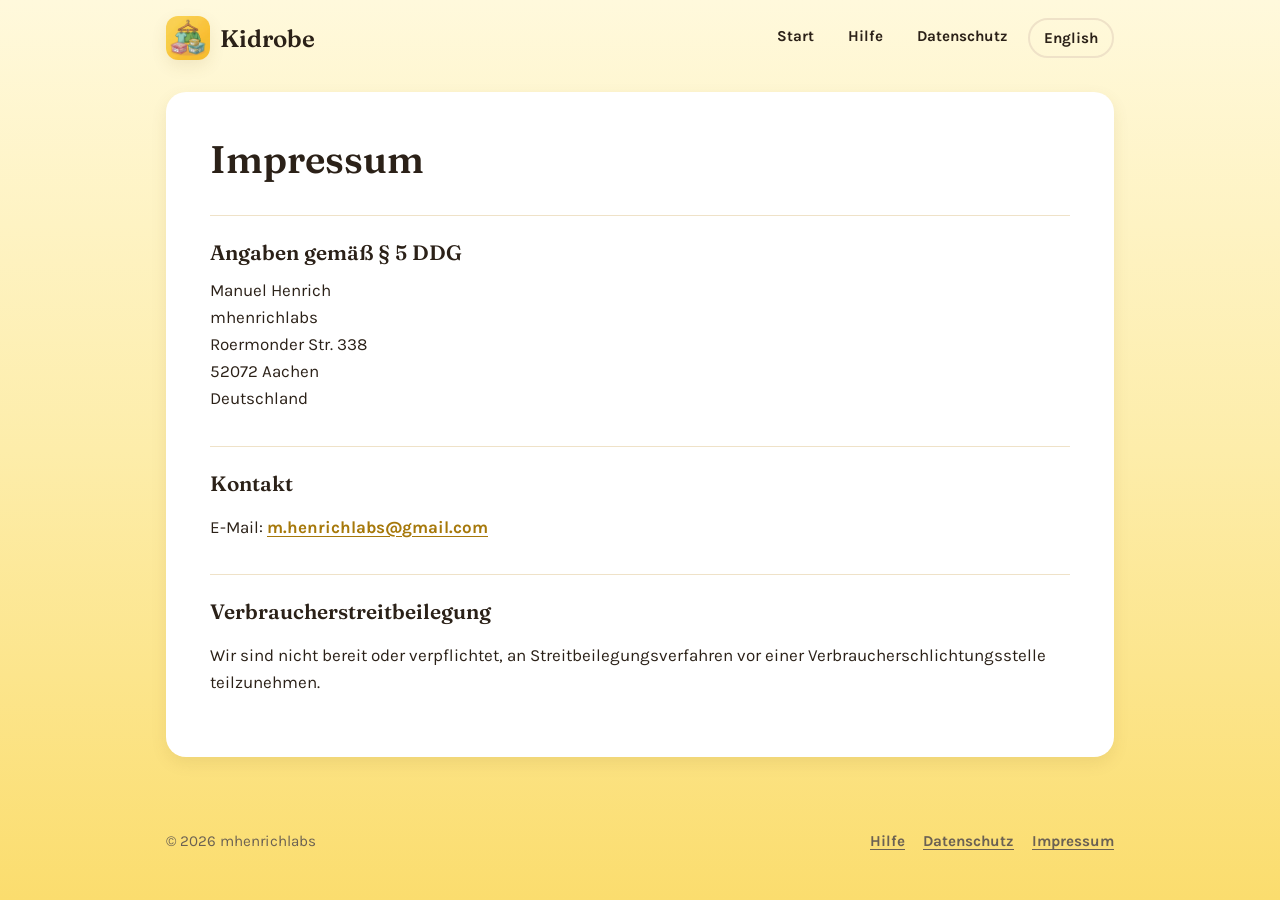
<file: impressum.html>
<!doctype html>
<html lang="de">
<head>
<meta charset="utf-8">
<meta name="viewport" content="width=device-width, initial-scale=1">
<title>Impressum – Kidrobe</title>
<link rel="icon" href="assets/img/favicon.png">
<link rel="alternate" hreflang="en" href="en/imprint.html">
<link rel="stylesheet" href="assets/style.css">
</head>
<body>
<header class="site-header">
  <div class="wrap">
    <a class="logo" href="./"><img src="assets/img/icon-192.png" alt=""><span>Kidrobe</span></a>
    <nav class="nav">
      <a href="./">Start</a>
      <a href="hilfe.html">Hilfe</a>
      <a href="datenschutz.html">Datenschutz</a>
      <a class="lang" href="en/imprint.html" hreflang="en" lang="en">English</a>
    </nav>
  </div>
</header>

<main class="wrap">
  <article class="doc">
    <h1>Impressum</h1>

    <h2>Angaben gemäß § 5 DDG</h2>
    <address>Manuel Henrich<br>mhenrichlabs<br>Roermonder Str. 338<br>52072 Aachen<br>Deutschland</address>

    <h2>Kontakt</h2>
    <p>E-Mail: <a href="mailto:m.henrichlabs@gmail.com">m.henrichlabs@gmail.com</a></p>

    <h2>Verbraucherstreitbeilegung</h2>
    <p>Wir sind nicht bereit oder verpflichtet, an Streitbeilegungsverfahren vor einer Verbraucherschlichtungsstelle teilzunehmen.</p>
  </article>
</main>

<footer class="site-footer">
  <div class="wrap">
    <span>© 2026 mhenrichlabs</span>
    <nav>
      <a href="hilfe.html">Hilfe</a>
      <a href="datenschutz.html">Datenschutz</a>
      <a href="impressum.html">Impressum</a>
    </nav>
  </div>
</footer>
</body>
</html>
</file>
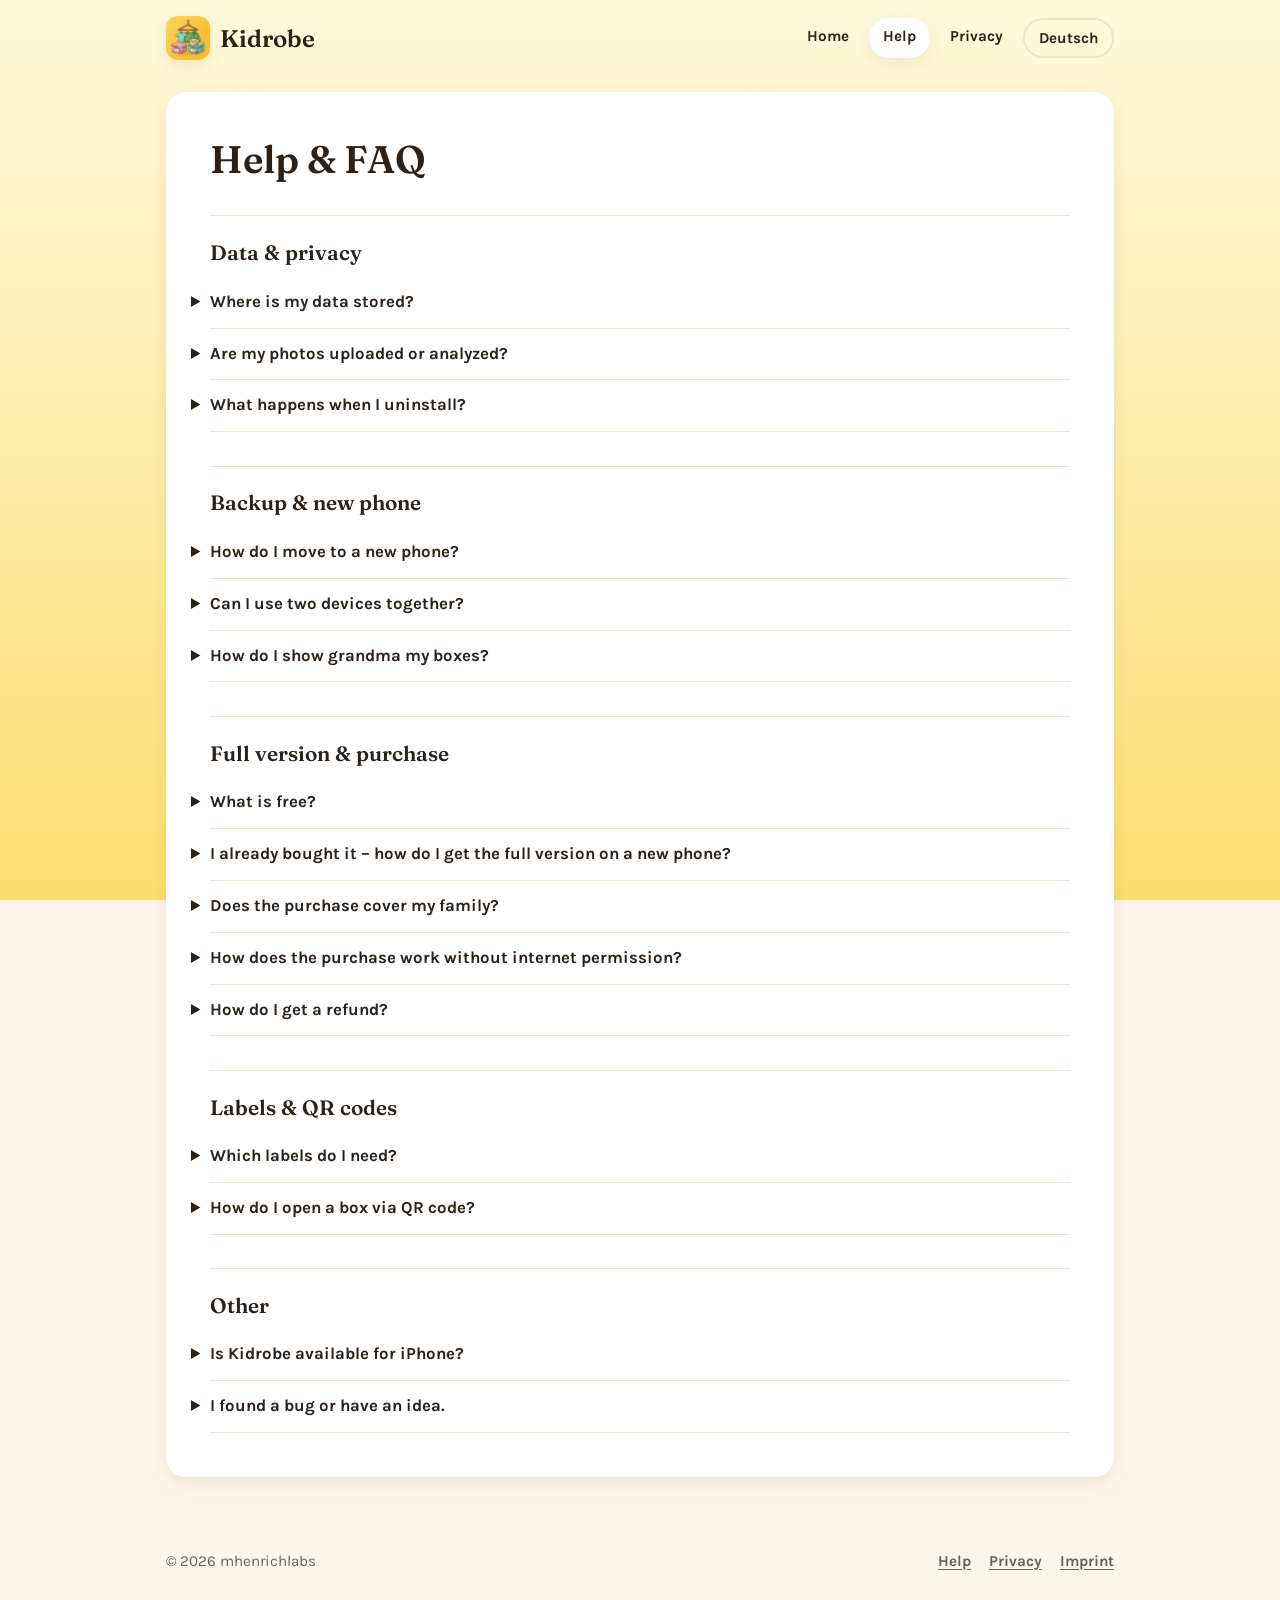
<file: en/help.html>
<!doctype html>
<html lang="en">
<head>
<meta charset="utf-8">
<meta name="viewport" content="width=device-width, initial-scale=1">
<title>Help – Kidrobe</title>
<meta name="description" content="Frequently asked questions about Kidrobe: backup, new phone, full version, labels.">
<link rel="icon" href="../assets/img/favicon.png">
<link rel="alternate" hreflang="de" href="../hilfe.html">
<link rel="stylesheet" href="../assets/style.css">
</head>
<body>
<header class="site-header">
  <div class="wrap">
    <a class="logo" href="./"><img src="../assets/img/icon-192.png" alt=""><span>Kidrobe</span></a>
    <nav class="nav">
      <a href="./">Home</a>
      <a href="help.html" aria-current="page">Help</a>
      <a href="privacy.html">Privacy</a>
      <a class="lang" href="../hilfe.html" hreflang="de" lang="de">Deutsch</a>
    </nav>
  </div>
</header>

<main class="wrap">
  <article class="doc">
    <h1>Help &amp; FAQ</h1>

    <h2>Data &amp; privacy</h2>
    <details>
      <summary>Where is my data stored?</summary>
      <p>Only on your device. Kidrobe has no internet permission, no account and no server. Photos, boxes and items only leave your device when you share a backup or an overview yourself.</p>
    </details>
    <details>
      <summary>Are my photos uploaded or analyzed?</summary>
      <p>No. The category suggestion and the color suggestion run entirely on your device. Nothing is transferred.</p>
    </details>
    <details>
      <summary>What happens when I uninstall?</summary>
      <p>All data is deleted. Kidrobe deliberately does not use Android's automatic Google backup, so your data never ends up in a cloud without you noticing. Export a backup first (see below).</p>
    </details>

    <h2>Backup &amp; new phone</h2>
    <details>
      <summary>How do I move to a new phone?</summary>
      <ul>
        <li>Old phone: Menu › Backup › <b>Export Backup</b>. Save or share the ZIP file (e.g. Google Drive, Nextcloud, USB cable).</li>
        <li>New phone: install Kidrobe, Menu › Backup › <b>Import Backup</b> and pick the file.</li>
      </ul>
      <p>Existing data is merged, not overwritten – newer entries take priority.</p>
    </details>
    <details>
      <summary>Can I use two devices together?</summary>
      <p>There is no automatic sync (that would need internet access). But you can import a backup from one device on the other – changes are merged.</p>
    </details>
    <details>
      <summary>How do I show grandma my boxes?</summary>
      <p>Menu › Backup › <b>Share Overview</b> creates an HTML file with photos. It opens in the browser on any phone or computer – no app needed.</p>
    </details>

    <h2>Full version &amp; purchase</h2>
    <details>
      <summary>What is free?</summary>
      <p>Your first 20 items. Boxes and locations are unlimited. The full version unlocks unlimited items – pay once, no subscription.</p>
    </details>
    <details>
      <summary>I already bought it – how do I get the full version on a new phone?</summary>
      <p>Sign in to Google Play with the same account. Usually the purchase is recognized automatically at startup. If not: Settings › <b>Unlock full version</b> › <b>Restore purchase</b> › <b>Check with Google Play</b>. If you already bought it, you won't be charged.</p>
    </details>
    <details>
      <summary>Does the purchase cover my family?</summary>
      <p>Yes, the full version is enabled for Google Play Family Library.</p>
    </details>
    <details>
      <summary>How does the purchase work without internet permission?</summary>
      <p>The purchase is handled by the Google Play app on your device. Kidrobe itself never connects to the internet.</p>
    </details>
    <details>
      <summary>How do I get a refund?</summary>
      <p>Refunds are handled by Google Play (play.google.com › Order history). You can also email me.</p>
    </details>

    <h2>Labels &amp; QR codes</h2>
    <details>
      <summary>Which labels do I need?</summary>
      <p>Universal labels 70 × 42 mm, 21 per A4 sheet. In Kidrobe: box view › <b>Print box labels</b>, select boxes, print or save as PDF.</p>
    </details>
    <details>
      <summary>How do I open a box via QR code?</summary>
      <p>Just scan it with your regular phone camera – the box opens right in Kidrobe. Without a label: <b>Find box by code</b> and enter the 3-digit code.</p>
    </details>

    <h2>Other</h2>
    <details>
      <summary>Is Kidrobe available for iPhone?</summary>
      <p>Currently Android only. The shared HTML overview opens on an iPhone too, though.</p>
    </details>
    <details>
      <summary>I found a bug or have an idea.</summary>
      <p>Feel free to write: <a href="mailto:m.henrichlabs@gmail.com">m.henrichlabs@gmail.com</a></p>
    </details>
  </article>
</main>

<footer class="site-footer">
  <div class="wrap">
    <span>© 2026 mhenrichlabs</span>
    <nav>
      <a href="help.html">Help</a>
      <a href="privacy.html">Privacy</a>
      <a href="imprint.html">Imprint</a>
    </nav>
  </div>
</footer>
</body>
</html>
</file>
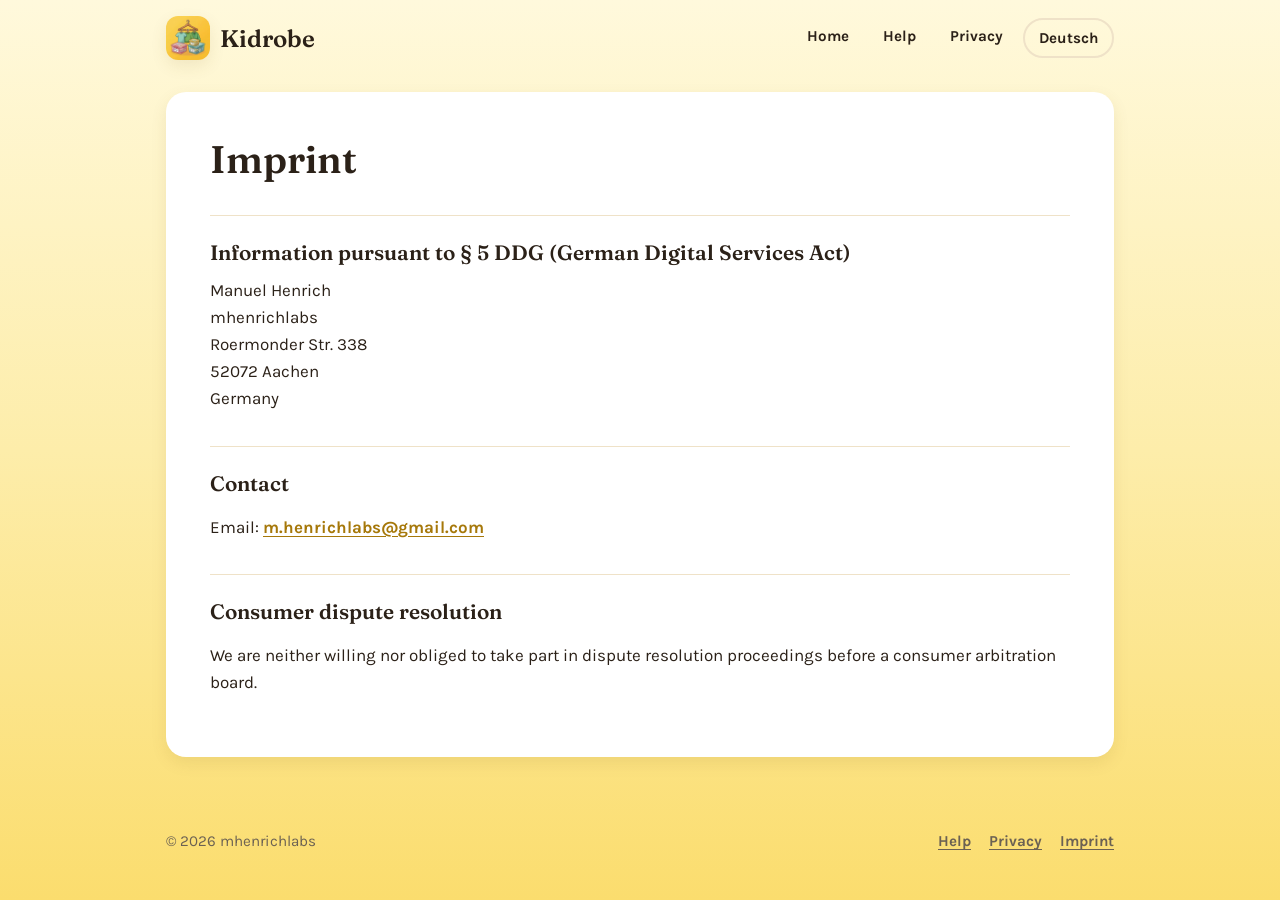
<file: en/imprint.html>
<!doctype html>
<html lang="en">
<head>
<meta charset="utf-8">
<meta name="viewport" content="width=device-width, initial-scale=1">
<title>Imprint – Kidrobe</title>
<link rel="icon" href="../assets/img/favicon.png">
<link rel="alternate" hreflang="de" href="../impressum.html">
<link rel="stylesheet" href="../assets/style.css">
</head>
<body>
<header class="site-header">
  <div class="wrap">
    <a class="logo" href="./"><img src="../assets/img/icon-192.png" alt=""><span>Kidrobe</span></a>
    <nav class="nav">
      <a href="./">Home</a>
      <a href="help.html">Help</a>
      <a href="privacy.html">Privacy</a>
      <a class="lang" href="../impressum.html" hreflang="de" lang="de">Deutsch</a>
    </nav>
  </div>
</header>

<main class="wrap">
  <article class="doc">
    <h1>Imprint</h1>

    <h2>Information pursuant to § 5 DDG (German Digital Services Act)</h2>
    <address>Manuel Henrich<br>mhenrichlabs<br>Roermonder Str. 338<br>52072 Aachen<br>Germany</address>

    <h2>Contact</h2>
    <p>Email: <a href="mailto:m.henrichlabs@gmail.com">m.henrichlabs@gmail.com</a></p>

    <h2>Consumer dispute resolution</h2>
    <p>We are neither willing nor obliged to take part in dispute resolution proceedings before a consumer arbitration board.</p>
  </article>
</main>

<footer class="site-footer">
  <div class="wrap">
    <span>© 2026 mhenrichlabs</span>
    <nav>
      <a href="help.html">Help</a>
      <a href="privacy.html">Privacy</a>
      <a href="imprint.html">Imprint</a>
    </nav>
  </div>
</footer>
</body>
</html>
</file>
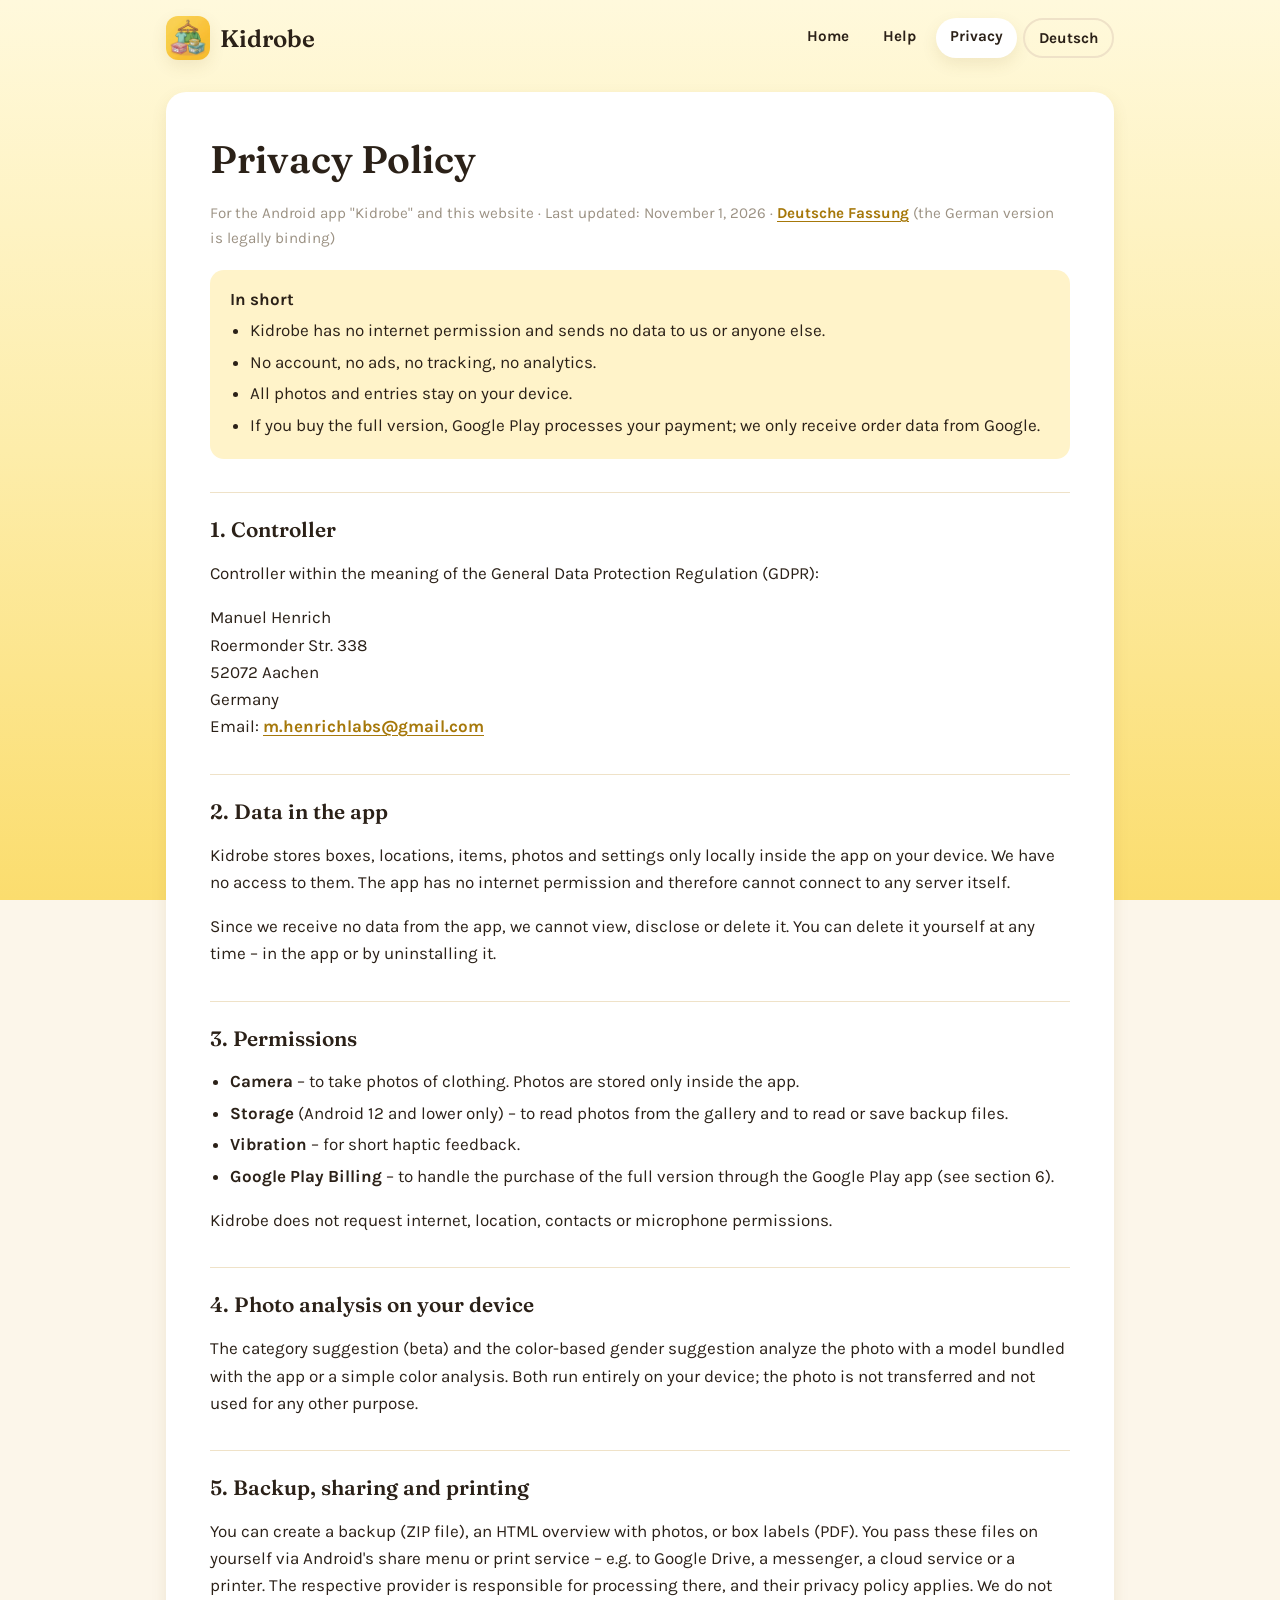
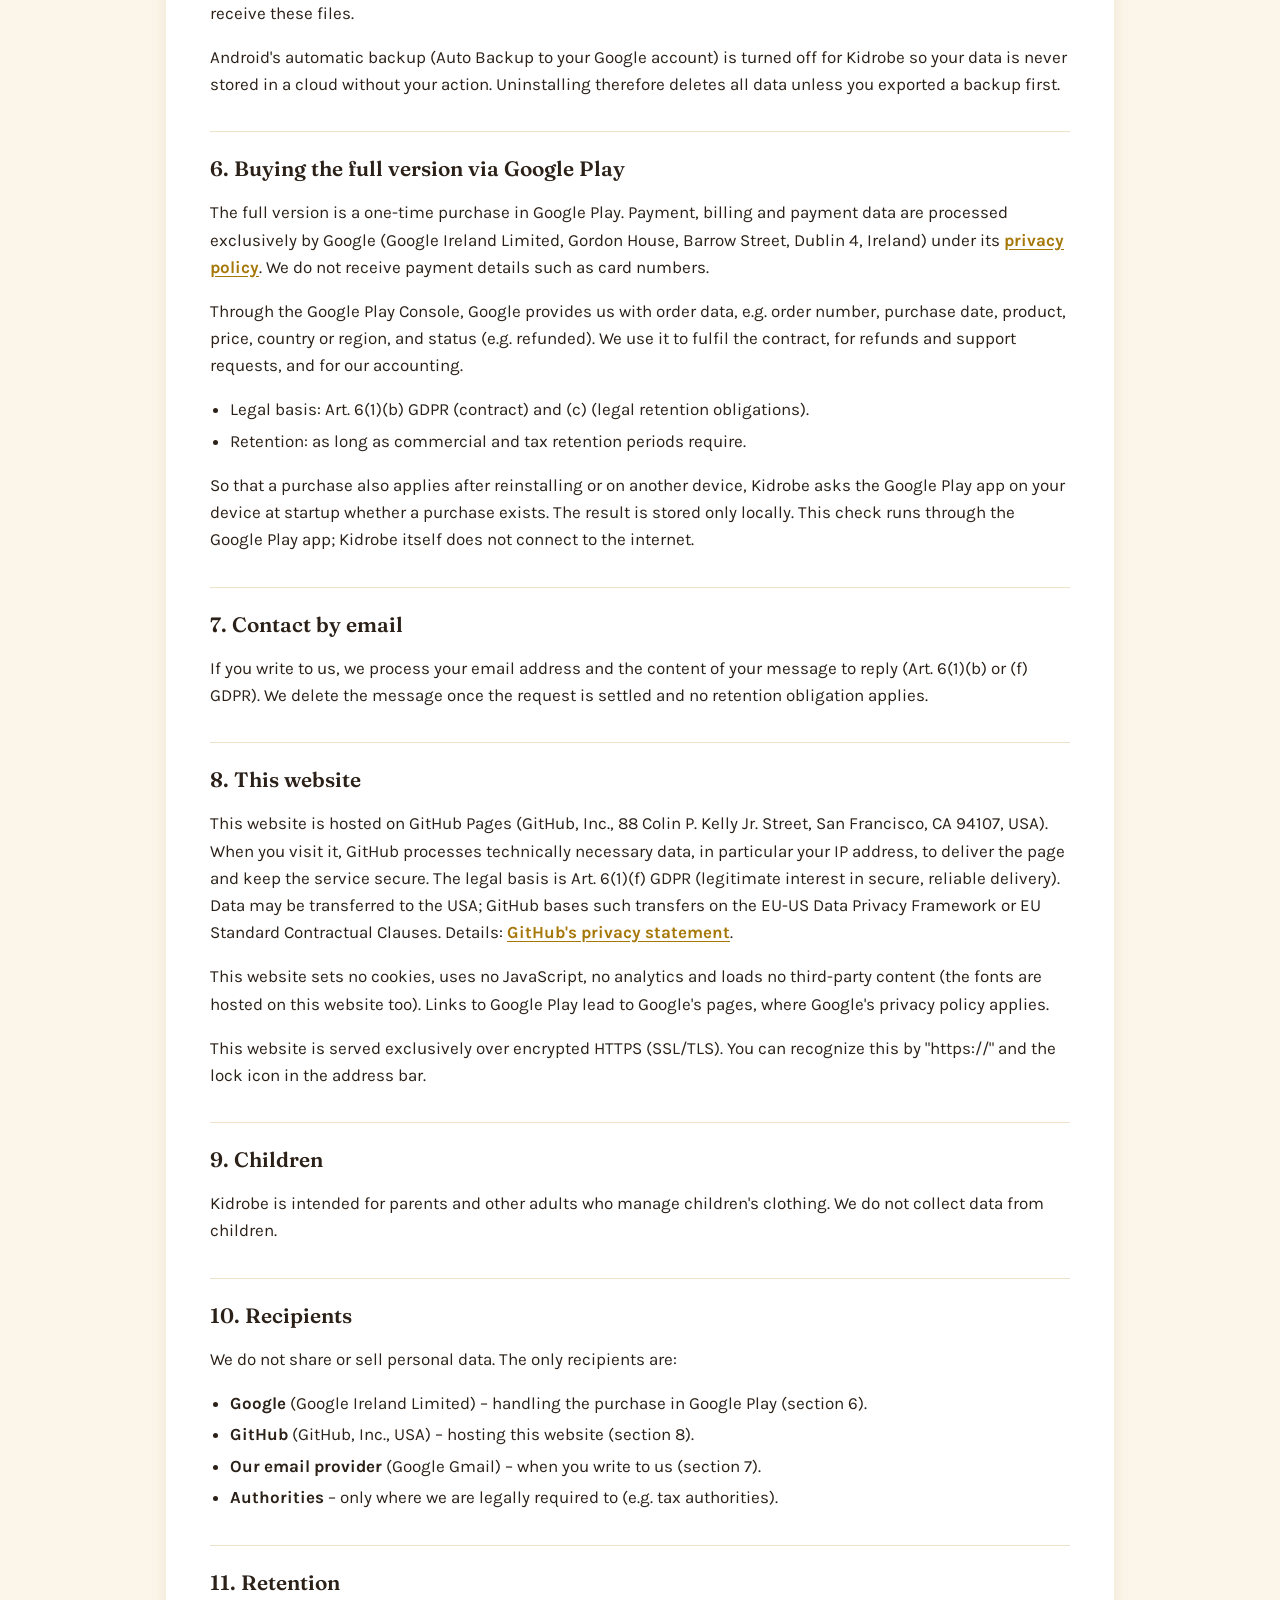
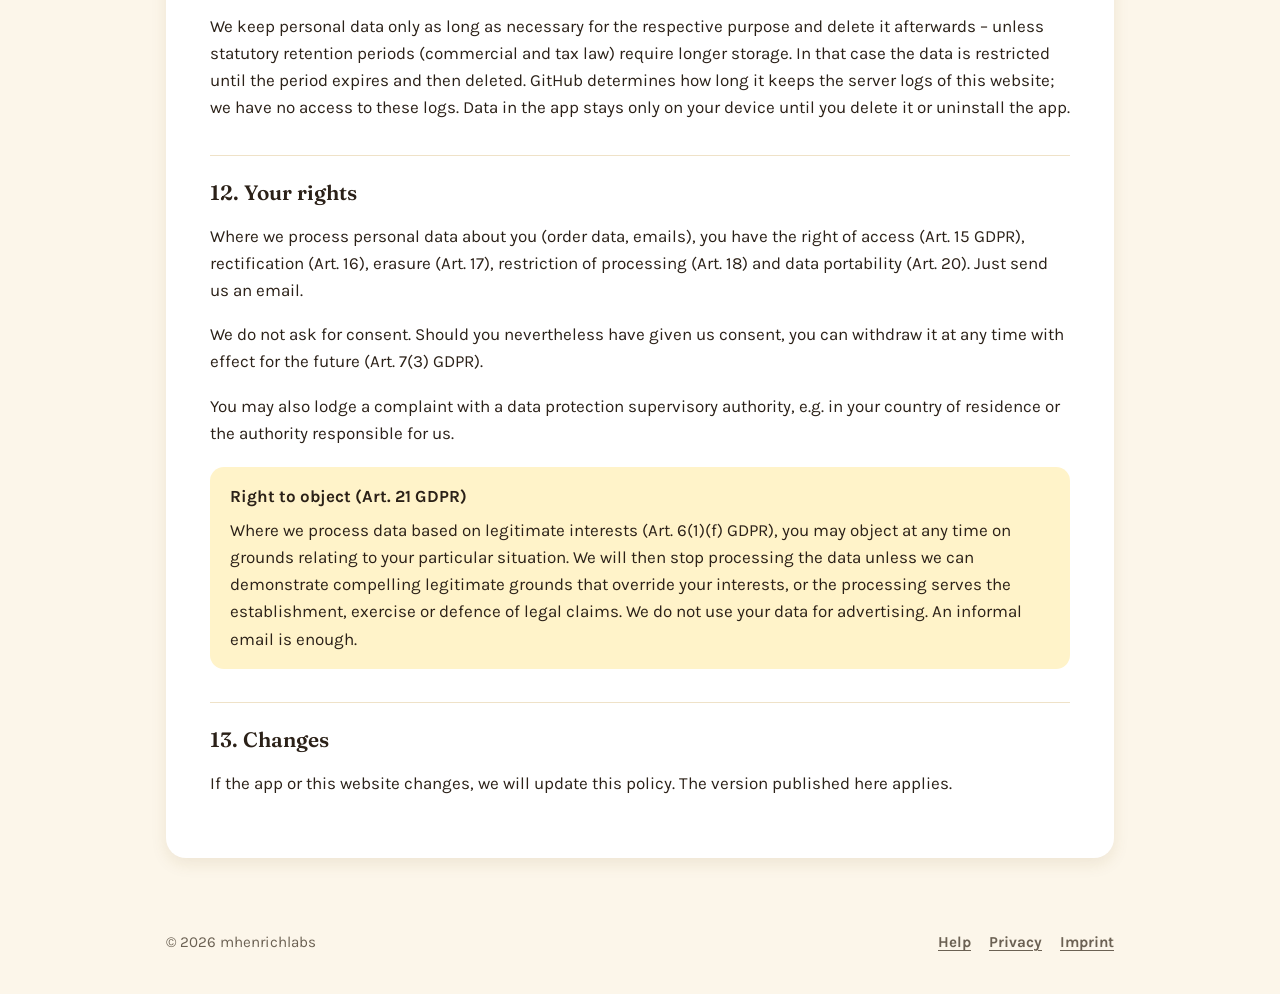
<file: en/privacy.html>
<!doctype html>
<html lang="en">
<head>
<meta charset="utf-8">
<meta name="viewport" content="width=device-width, initial-scale=1">
<title>Privacy – Kidrobe</title>
<meta name="description" content="Privacy policy for the Kidrobe app and this website.">
<link rel="icon" href="../assets/img/favicon.png">
<link rel="alternate" hreflang="de" href="../datenschutz.html">
<link rel="stylesheet" href="../assets/style.css">
</head>
<body>
<header class="site-header">
  <div class="wrap">
    <a class="logo" href="./"><img src="../assets/img/icon-192.png" alt=""><span>Kidrobe</span></a>
    <nav class="nav">
      <a href="./">Home</a>
      <a href="help.html">Help</a>
      <a href="privacy.html" aria-current="page">Privacy</a>
      <a class="lang" href="../datenschutz.html" hreflang="de" lang="de">Deutsch</a>
    </nav>
  </div>
</header>

<main class="wrap">
  <article class="doc">
    <h1>Privacy Policy</h1>
    <p class="meta">For the Android app "Kidrobe" and this website · Last updated: November 1, 2026 · <a href="../datenschutz.html" hreflang="de" lang="de">Deutsche Fassung</a> (the German version is legally binding)</p>

    <div class="summary">
      <b>In short</b>
      <ul>
        <li>Kidrobe has no internet permission and sends no data to us or anyone else.</li>
        <li>No account, no ads, no tracking, no analytics.</li>
        <li>All photos and entries stay on your device.</li>
        <li>If you buy the full version, Google Play processes your payment; we only receive order data from Google.</li>
      </ul>
    </div>

    <h2>1. Controller</h2>
    <p>Controller within the meaning of the General Data Protection Regulation (GDPR):</p>
    <address>Manuel Henrich<br>Roermonder Str. 338<br>52072 Aachen<br>Germany<br>Email: <a href="mailto:m.henrichlabs@gmail.com">m.henrichlabs@gmail.com</a></address>

    <h2>2. Data in the app</h2>
    <p>Kidrobe stores boxes, locations, items, photos and settings only locally inside the app on your device. We have no access to them. The app has no internet permission and therefore cannot connect to any server itself.</p>
    <p>Since we receive no data from the app, we cannot view, disclose or delete it. You can delete it yourself at any time – in the app or by uninstalling it.</p>

    <h2>3. Permissions</h2>
    <ul>
      <li><b>Camera</b> – to take photos of clothing. Photos are stored only inside the app.</li>
      <li><b>Storage</b> (Android 12 and lower only) – to read photos from the gallery and to read or save backup files.</li>
      <li><b>Vibration</b> – for short haptic feedback.</li>
      <li><b>Google Play Billing</b> – to handle the purchase of the full version through the Google Play app (see section 6).</li>
    </ul>
    <p>Kidrobe does not request internet, location, contacts or microphone permissions.</p>

    <h2>4. Photo analysis on your device</h2>
    <p>The category suggestion (beta) and the color-based gender suggestion analyze the photo with a model bundled with the app or a simple color analysis. Both run entirely on your device; the photo is not transferred and not used for any other purpose.</p>

    <h2>5. Backup, sharing and printing</h2>
    <p>You can create a backup (ZIP file), an HTML overview with photos, or box labels (PDF). You pass these files on yourself via Android's share menu or print service – e.g. to Google Drive, a messenger, a cloud service or a printer. The respective provider is responsible for processing there, and their privacy policy applies. We do not receive these files.</p>
    <p>Android's automatic backup (Auto Backup to your Google account) is turned off for Kidrobe so your data is never stored in a cloud without your action. Uninstalling therefore deletes all data unless you exported a backup first.</p>

    <h2>6. Buying the full version via Google Play</h2>
    <p>The full version is a one-time purchase in Google Play. Payment, billing and payment data are processed exclusively by Google (Google Ireland Limited, Gordon House, Barrow Street, Dublin 4, Ireland) under its <a href="https://policies.google.com/privacy">privacy policy</a>. We do not receive payment details such as card numbers.</p>
    <p>Through the Google Play Console, Google provides us with order data, e.g. order number, purchase date, product, price, country or region, and status (e.g. refunded). We use it to fulfil the contract, for refunds and support requests, and for our accounting.</p>
    <ul>
      <li>Legal basis: Art. 6(1)(b) GDPR (contract) and (c) (legal retention obligations).</li>
      <li>Retention: as long as commercial and tax retention periods require.</li>
    </ul>
    <p>So that a purchase also applies after reinstalling or on another device, Kidrobe asks the Google Play app on your device at startup whether a purchase exists. The result is stored only locally. This check runs through the Google Play app; Kidrobe itself does not connect to the internet.</p>

    <h2>7. Contact by email</h2>
    <p>If you write to us, we process your email address and the content of your message to reply (Art. 6(1)(b) or (f) GDPR). We delete the message once the request is settled and no retention obligation applies.</p>

    <h2>8. This website</h2>
    <p>This website is hosted on GitHub Pages (GitHub, Inc., 88 Colin P. Kelly Jr. Street, San Francisco, CA 94107, USA). When you visit it, GitHub processes technically necessary data, in particular your IP address, to deliver the page and keep the service secure. The legal basis is Art. 6(1)(f) GDPR (legitimate interest in secure, reliable delivery). Data may be transferred to the USA; GitHub bases such transfers on the EU-US Data Privacy Framework or EU Standard Contractual Clauses. Details: <a href="https://docs.github.com/en/site-policy/privacy-policies/github-general-privacy-statement">GitHub's privacy statement</a>.</p>
    <p>This website sets no cookies, uses no JavaScript, no analytics and loads no third-party content (the fonts are hosted on this website too). Links to Google Play lead to Google's pages, where Google's privacy policy applies.</p>
    <p>This website is served exclusively over encrypted HTTPS (SSL/TLS). You can recognize this by "https://" and the lock icon in the address bar.</p>

    <h2>9. Children</h2>
    <p>Kidrobe is intended for parents and other adults who manage children's clothing. We do not collect data from children.</p>

    <h2>10. Recipients</h2>
    <p>We do not share or sell personal data. The only recipients are:</p>
    <ul>
      <li><b>Google</b> (Google Ireland Limited) – handling the purchase in Google Play (section 6).</li>
      <li><b>GitHub</b> (GitHub, Inc., USA) – hosting this website (section 8).</li>
      <li><b>Our email provider</b> (Google Gmail) – when you write to us (section 7).</li>
      <li><b>Authorities</b> – only where we are legally required to (e.g. tax authorities).</li>
    </ul>

    <h2>11. Retention</h2>
    <p>We keep personal data only as long as necessary for the respective purpose and delete it afterwards – unless statutory retention periods (commercial and tax law) require longer storage. In that case the data is restricted until the period expires and then deleted. GitHub determines how long it keeps the server logs of this website; we have no access to these logs. Data in the app stays only on your device until you delete it or uninstall the app.</p>

    <h2>12. Your rights</h2>
    <p>Where we process personal data about you (order data, emails), you have the right of access (Art. 15 GDPR), rectification (Art. 16), erasure (Art. 17), restriction of processing (Art. 18) and data portability (Art. 20). Just send us an email.</p>
    <p>We do not ask for consent. Should you nevertheless have given us consent, you can withdraw it at any time with effect for the future (Art. 7(3) GDPR).</p>
    <p>You may also lodge a complaint with a data protection supervisory authority, e.g. in your country of residence or the authority responsible for us.</p>
    <div class="summary">
      <b>Right to object (Art. 21 GDPR)</b>
      <p style="margin:.4em 0 0">Where we process data based on legitimate interests (Art. 6(1)(f) GDPR), you may object at any time on grounds relating to your particular situation. We will then stop processing the data unless we can demonstrate compelling legitimate grounds that override your interests, or the processing serves the establishment, exercise or defence of legal claims. We do not use your data for advertising. An informal email is enough.</p>
    </div>

    <h2>13. Changes</h2>
    <p>If the app or this website changes, we will update this policy. The version published here applies.</p>
  </article>
</main>

<footer class="site-footer">
  <div class="wrap">
    <span>© 2026 mhenrichlabs</span>
    <nav>
      <a href="help.html">Help</a>
      <a href="privacy.html">Privacy</a>
      <a href="imprint.html">Imprint</a>
    </nav>
  </div>
</footer>
</body>
</html>
</file>
<file: assets/style.css>
/* Kidrobe-Website — Farben/Schriften aus src/theme/index.ts ("Sonnenaufgang" hell, "Nachthimmel" dunkel).
   Schriften liegen lokal (keine Google-Fonts-Verbindung, keine Cookies, kein JavaScript). */

@font-face { font-family: 'Fraunces'; font-weight: 600; font-display: swap; src: url('fonts/Fraunces_600SemiBold.ttf') format('truetype'); }
@font-face { font-family: 'Karla'; font-weight: 400; font-display: swap; src: url('fonts/Karla_400Regular.ttf') format('truetype'); }
@font-face { font-family: 'Karla'; font-weight: 700; font-display: swap; src: url('fonts/Karla_700Bold.ttf') format('truetype'); }

:root {
  --bg: #FCF6EA;
  --bg-gradient: linear-gradient(180deg, #FFF9DC 0%, #FDEDAA 50%, #FBDD6E 100%);
  --surface: #FFFFFF;
  --surface-alt: #F7EEDA;
  --brand: #FFCC2E;
  --brand2: #FDE07A;
  --brand-light: #FFF3C9;
  --text-on-brand: #4A3402;
  --brand-text: #A6780A;
  --text: #2B2118;
  --text-2: #6B6153;
  --text-3: #9C9284;
  --border: #EFE2C8;
  --mint: #54C2B2;
  --coral: #FF7B62;
  --purple: #9A72C3;
  --shadow: 0 6px 16px rgba(120, 90, 20, 0.10);
  --radius: 20px;
  color-scheme: light dark;
}

@media (prefers-color-scheme: dark) {
  :root {
    --bg: #141B2E;
    --bg-gradient: linear-gradient(180deg, #0D1220 0%, #131B30 35%, #1B2740 65%, #24344F 100%);
    --surface: #1E2A44;
    --surface-alt: #243252;
    --brand: #22314F;
    --brand2: #34486B;
    --brand-light: #2A3B58;
    --text-on-brand: #DCE9FA;
    --brand-text: #FFCC2E;
    --text: #E8F0FC;
    --text-2: #AFC3DE;
    --text-3: #7C93B4;
    --border: #33456B;
    --shadow: 0 6px 16px rgba(0, 0, 0, 0.35);
  }
}

* { box-sizing: border-box; }

html { -webkit-text-size-adjust: 100%; }

body {
  margin: 0;
  min-height: 100vh;
  background: var(--bg);
  background-image: var(--bg-gradient);
  background-attachment: fixed;
  color: var(--text);
  font: 400 17px/1.6 'Karla', system-ui, sans-serif;
}

h1, h2, h3 { font-family: 'Fraunces', Georgia, serif; font-weight: 600; line-height: 1.2; margin: 0 0 .5em; }
h1 { font-size: clamp(2rem, 6vw, 3.2rem); }
h2 { font-size: 1.6rem; margin-top: 1.6em; }
h3 { font-size: 1.2rem; margin-top: 1.4em; }

a { color: var(--brand-text); font-weight: 700; text-underline-offset: 3px; }
a:hover { text-decoration-thickness: 2px; }

.wrap { max-width: 980px; margin: 0 auto; padding: 0 16px; }

/* Kopfzeile */
.site-header { padding: 16px 0; }
.site-header .wrap { display: flex; align-items: center; justify-content: space-between; gap: 12px; flex-wrap: wrap; }
.logo { display: flex; align-items: center; gap: 10px; text-decoration: none; color: var(--text); }
.logo img { width: 44px; height: 44px; border-radius: 12px; box-shadow: var(--shadow); }
.logo span { font: 600 1.5rem 'Fraunces', Georgia, serif; }
.nav { display: flex; gap: 6px; flex-wrap: wrap; }
.nav a {
  padding: 6px 14px; border-radius: 999px; text-decoration: none; color: var(--text);
  font-weight: 700; font-size: .95rem;
}
.nav a:hover { background: var(--surface); }
.nav a[aria-current="page"] { background: var(--surface); box-shadow: var(--shadow); }
.nav .lang { border: 2px solid var(--border); }

/* Startseite */
.hero { display: grid; grid-template-columns: 1.1fr .9fr; gap: 32px; align-items: center; padding: 32px 0 48px; }
.hero p.lead { font-size: 1.2rem; color: var(--text-2); max-width: 32em; }
.hero-shot { justify-self: center; width: min(320px, 100%); border-radius: 28px; box-shadow: 0 18px 40px rgba(80, 60, 10, .25); }
.badges { display: flex; flex-wrap: wrap; gap: 8px; margin: 20px 0 28px; padding: 0; list-style: none; }
.badges li {
  background: var(--surface); border: 1px solid var(--border); border-radius: 999px;
  padding: 4px 12px; font-size: .9rem; font-weight: 700;
}

.button {
  display: inline-block; padding: 14px 26px; border-radius: 999px; text-decoration: none;
  color: var(--text-on-brand); background: linear-gradient(135deg, var(--brand2), var(--brand));
  font-weight: 700; box-shadow: var(--shadow); border: 2px solid rgba(166, 120, 10, .25);
}
@media (prefers-color-scheme: dark) { .button { border-color: #FFCC2E; } }
.button:hover { filter: brightness(1.04); }
.small-note { font-size: .9rem; color: var(--text-2); margin-top: 10px; }

.features { display: grid; grid-template-columns: repeat(auto-fit, minmax(240px, 1fr)); gap: 16px; margin: 8px 0 48px; }
.card {
  background: var(--surface); border-radius: var(--radius); padding: 20px 22px; box-shadow: var(--shadow);
  border-left: 6px solid var(--accent, var(--mint));
}
.card h3 { margin-top: 0; }
.card p { margin: 0; color: var(--text-2); }
.card:nth-child(4n+2) { --accent: var(--coral); }
.card:nth-child(4n+3) { --accent: var(--purple); }
.card:nth-child(4n+4) { --accent: #FFCC2E; }

.gallery {
  display: flex; gap: 16px; overflow-x: auto; padding: 8px 4px 20px; margin: 0 -4px 40px;
  scroll-snap-type: x mandatory;
}
.gallery img { flex: 0 0 auto; width: 220px; border-radius: 18px; box-shadow: var(--shadow); scroll-snap-align: start; }

.price-box {
  background: var(--surface); border-radius: var(--radius); padding: 24px; box-shadow: var(--shadow);
  margin-bottom: 48px;
}
.price-box ul { margin: .5em 0 0; padding-left: 1.2em; }

/* Textseiten (Datenschutz, Impressum, Hilfe) */
.doc {
  background: var(--surface); border-radius: var(--radius); box-shadow: var(--shadow);
  padding: clamp(20px, 4vw, 44px); margin: 16px 0 48px;
}
.doc h1 { font-size: clamp(1.8rem, 5vw, 2.4rem); }
.doc h2 { font-size: 1.3rem; border-top: 1px solid var(--border); padding-top: 1.2em; }
.doc ul { padding-left: 1.2em; }
.doc li { margin: .25em 0; }
.doc .meta { color: var(--text-3); font-size: .95rem; }
.summary {
  background: var(--brand-light); border-radius: 14px; padding: 16px 20px; margin: 20px 0;
}
.summary ul { margin: 0; }

details { border-bottom: 1px solid var(--border); padding: 12px 0; }
details summary { cursor: pointer; font-weight: 700; font-size: 1.05rem; list-style-position: outside; }
details[open] summary { margin-bottom: 8px; }
details p, details ul { margin: .4em 0; color: var(--text-2); }

address { font-style: normal; }

/* Fußzeile */
.site-footer { padding: 24px 0 40px; color: var(--text-2); font-size: .95rem; }
.site-footer .wrap { display: flex; flex-wrap: wrap; gap: 8px 20px; justify-content: space-between; }
.site-footer nav { display: flex; flex-wrap: wrap; gap: 8px 18px; }
.site-footer a { color: var(--text-2); }

@media (max-width: 760px) {
  .hero { grid-template-columns: 1fr; padding-top: 8px; }
  .hero-shot { width: min(260px, 80%); }
  .gallery img { width: 180px; }
}
</file>
